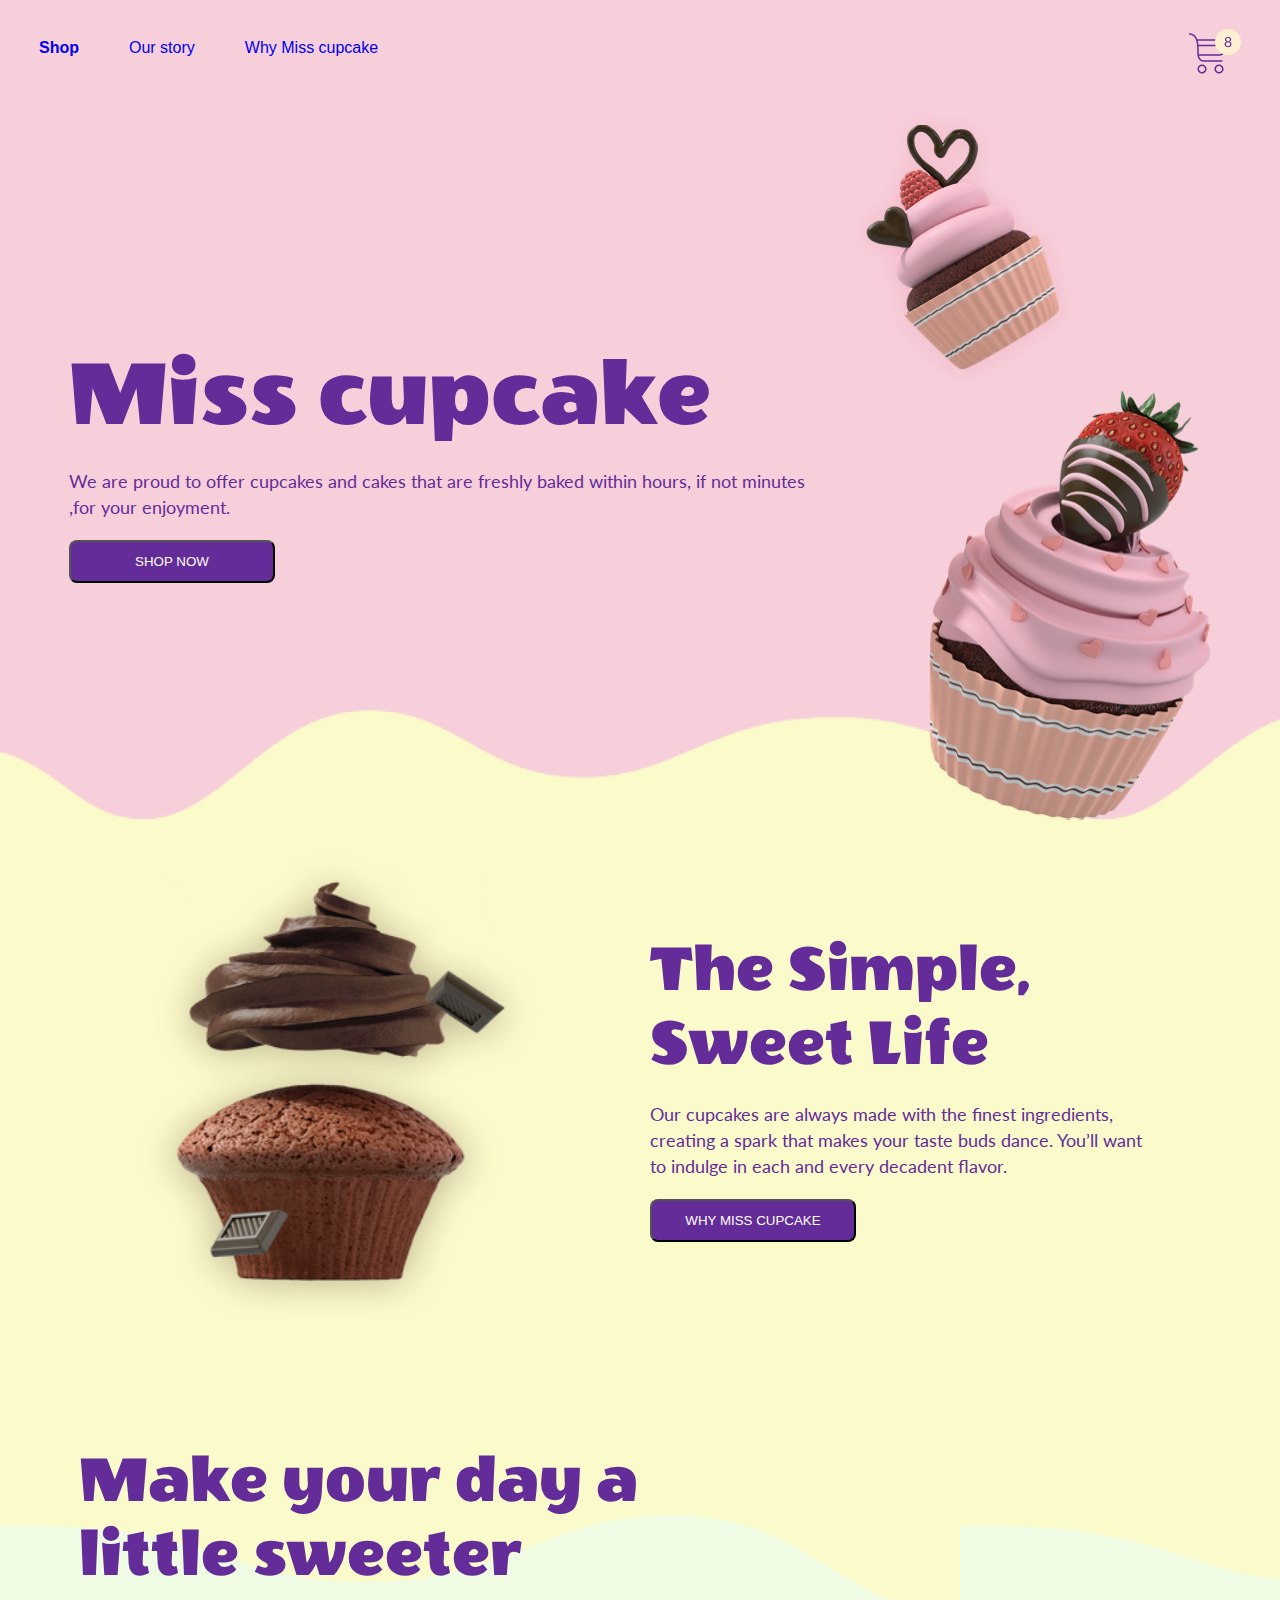
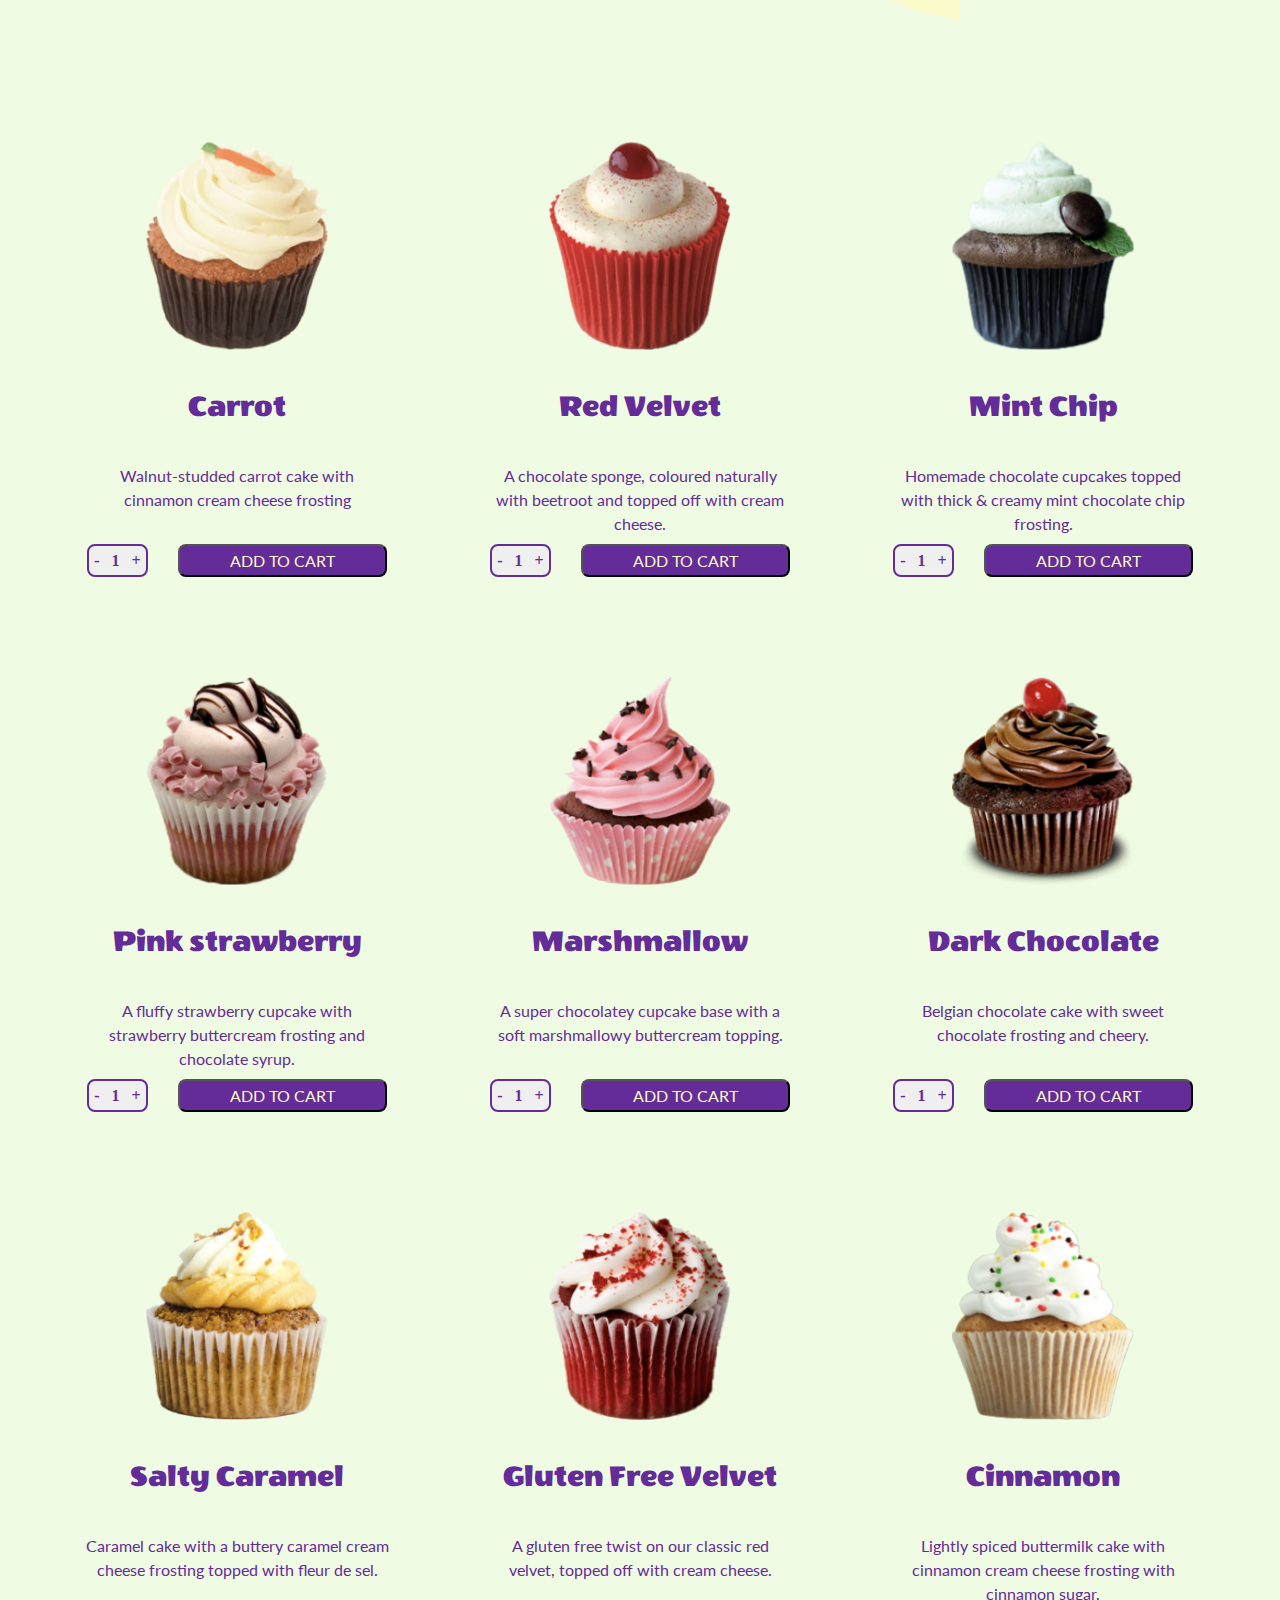
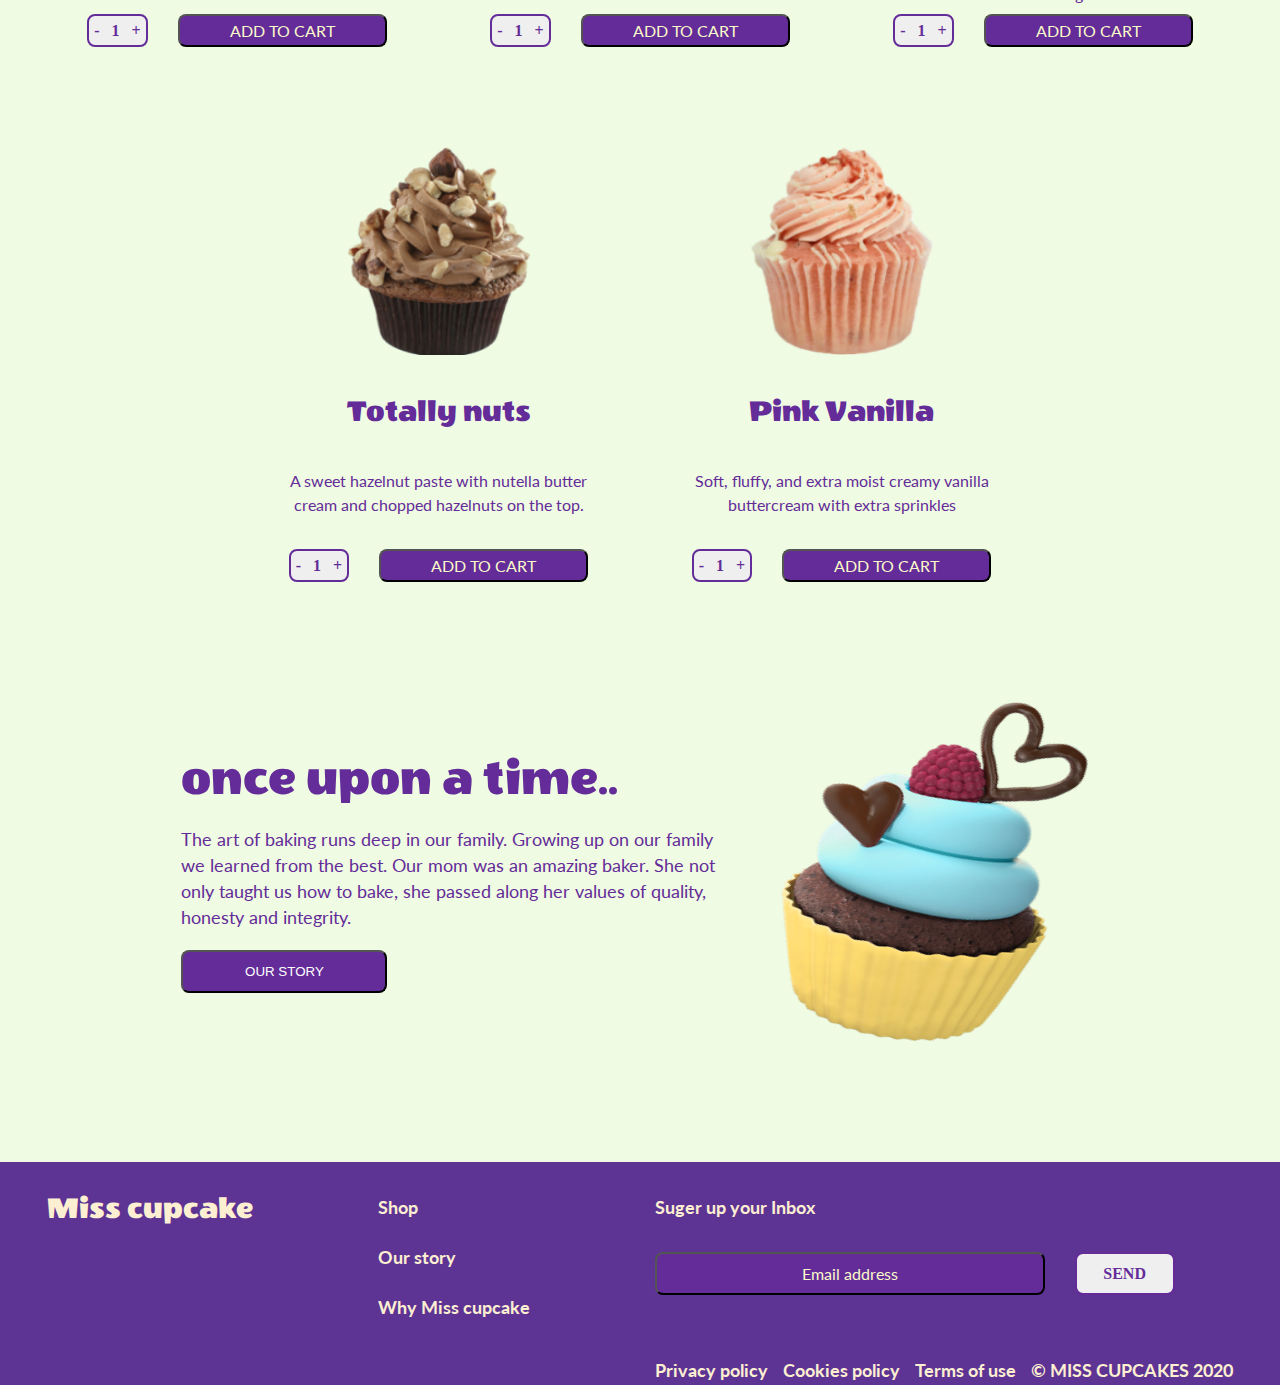
<file: index.html>
<!DOCTYPE html>
<html lang="en">
<head>
    <meta charset="UTF-8">
    <meta name="viewport" content="width=device-width, initial-scale=1.0">
    <link rel="stylesheet" href="style.css">
    <title>Document</title>
</head>
<body>
    <section>
        <header>
            <div class="head_1">
                <a href="index.html" class="main">Shop</a>
                <a href="page2.html" class="sub">Our story</a>
                <a href="page3.html" class="sub">Why Miss cupcake</a>
            </div>
            <div class="head_2" >
                <img src="assets/Group 66.png" alt="">
            </div>
            <div class="head_3">
                <img src="assets/Shopping Cart.png" alt="">
            </div>
        </header>
        <div class="view1">
            <div class="miss_head">
                <h1 class="Miss">Miss cupcake</h1>
                <p class="Misstext">We are proud to offer cupcakes and cakes that are freshly baked within hours, if not minutes ,for your enjoyment. </p>
                <button class="Missbutton">SHOP NOW</button>
            </div>
            <div class="missimage">
                
            </div>

        </div>
        <div class="view2">
            <div class="simple_head">
                <h1 class="Simple">The Simple, Sweet Life</h1>
                <p class="Simpletext">Our cupcakes are always made with the finest ingredients, creating a spark that makes your taste buds dance. You’ll want to indulge in each and every decadent flavor. </p>
                <button class="Simplebutton">WHY MISS CUPCAKE  </button>
            </div>
            <div >
                <img class="simpleimage" src="assets/image 57.png" alt="">
            </div>

        </div>
        <div class="view3">
            <div class="view3_head">
                <h1 class="Simple">Make your day a little sweeter</h1>
                
            </div>
            <div class="cardview">
                <div class="card">
                    <img class="cardimage" src="assets/cupcake 1.png" alt="">
                    <p class="card_name">Carrot</p>
                    <p class="card_descr">Walnut-studded carrot cake with cinnamon cream cheese frosting</p>
                    <div class="buttoncontainer">
                        <button class="card-button1">-&nbsp;&nbsp;&nbsp;1 &nbsp;  +</button>
                        <button class="card-button2">ADD TO CART</button>
                    </div>
                </div>
                <div class="card">
                    <img class="cardimage" src="assets/cupcake 2.png" alt="">
                    <p class="card_name">Red Velvet</p>
                    <p class="card_descr">A chocolate sponge, coloured naturally with beetroot and topped off with cream cheese.</p>
                    <div class="buttoncontainer">
                        <button class="card-button1">-&nbsp;&nbsp;&nbsp;1 &nbsp;  +</button>
                        <button class="card-button2">ADD TO CART</button>
                    </div>
                </div>
                <div class="card">
                    <img class="cardimage" src="assets/cupcake 3.png" alt="">
                    <p class="card_name">Mint Chip</p>
                    <p class="card_descr">Homemade chocolate cupcakes topped with thick & creamy mint chocolate chip frosting.</p>
                    <div class="buttoncontainer">
                        <button class="card-button1">-&nbsp;&nbsp;&nbsp;1 &nbsp;  +</button>
                        <button class="card-button2">ADD TO CART</button>
                    </div>
                </div>
                <div class="card">
                    <img class="cardimage" src="assets/image 3.png" alt="">
                    <p class="card_name">Pink strawberry</p>
                    <p class="card_descr">A fluffy strawberry cupcake with strawberry buttercream frosting and chocolate syrup. </p>
                    <div class="buttoncontainer">
                        <button class="card-button1">-&nbsp;&nbsp;&nbsp;1 &nbsp;  +</button>
                        <button class="card-button2">ADD TO CART</button>
                    </div>
                </div>
                <div class="card">
                    <img class="cardimage" src="assets/image 4.png" alt="">
                    <p class="card_name">Marshmallow</p>
                    <p class="card_descr">A super chocolatey cupcake base with a soft marshmallowy buttercream topping.</p>
                    <div class="buttoncontainer">
                        <button class="card-button1">-&nbsp;&nbsp;&nbsp;1 &nbsp;  +</button>
                        <button class="card-button2">ADD TO CART</button>
                    </div>
                </div>
                <div class="card">
                    <img class="cardimage" src="assets/image 5.png" alt="">
                    <p class="card_name">Dark Chocolate</p>
                    <p class="card_descr">Belgian chocolate cake with sweet chocolate frosting and cheery. </p>
                    <div class="buttoncontainer">
                        <button class="card-button1">-&nbsp;&nbsp;&nbsp;1 &nbsp;  +</button>
                        <button class="card-button2">ADD TO CART</button>
                    </div>
                </div>
                <div class="card">
                    <img class="cardimage" src="assets/image 6.png" alt="">
                    <p class="card_name">Salty Caramel</p>
                    <p class="card_descr">Caramel cake with a buttery caramel cream cheese frosting topped with fleur de sel.</p>
                    <div class="buttoncontainer">
                        <button class="card-button1">-&nbsp;&nbsp;&nbsp;1 &nbsp;  +</button>
                        <button class="card-button2">ADD TO CART</button>
                    </div>
                </div>
                <div class="card">
                    <img class="cardimage" src="assets/image 7.png" alt="">
                    <p class="card_name">Gluten Free Velvet</p>
                    <p class="card_descr">A gluten free twist on our classic red velvet, topped off with cream cheese. </p>
                    <div class="buttoncontainer">
                        <button class="card-button1">-&nbsp;&nbsp;&nbsp;1 &nbsp;  +</button>
                        <button class="card-button2">ADD TO CART</button>
                    </div>
                </div>
                <div class="card">
                    <img class="cardimage" src="assets/image 8.png" alt="">
                    <p class="card_name">Cinnamon</p>
                    <p class="card_descr">Lightly spiced buttermilk cake with cinnamon cream cheese frosting with cinnamon sugar.</p>
                    <div class="buttoncontainer">
                        <button class="card-button1">-&nbsp;&nbsp;&nbsp;1 &nbsp;  +</button>
                        <button class="card-button2">ADD TO CART</button>
                    </div>
                </div>
                <div class="card">
                    <img class="cardimage" src="assets/image 9.png" alt="">
                    <p class="card_name">Totally nuts</p>
                    <p class="card_descr">A sweet hazelnut paste with nutella butter cream and chopped hazelnuts on the top. </p>
                    <div class="buttoncontainer">
                        <button class="card-button1">-&nbsp;&nbsp;&nbsp;1 &nbsp;  +</button>
                        <button class="card-button2">ADD TO CART</button>
                    </div>
                </div>
                <div class="card">
                    <img class="cardimage" src="assets/image 10.png" alt="">
                    <p class="card_name">Pink Vanilla</p>
                    <p class="card_descr">Soft, fluffy, and extra moist creamy vanilla buttercream with extra sprinkles </p>
                    <div class="buttoncontainer">
                        <button class="card-button1">-&nbsp;&nbsp;&nbsp;1 &nbsp;  +</button>
                        <button class="card-button2">ADD TO CART</button>
                    </div>
                </div>
               
            </div>

        </div>
        <div class="view4">
            <div class="simple_head2">
                <h1 class="Simple2">once upon a time.. </h1>
                <p class="Simpletext">The art of baking runs deep in our family. Growing up on our family we learned from the best. Our mom was an amazing baker. She not only taught us how to bake, she passed along her values of quality, honesty and integrity.</p>
                <button class="Simplebutton">OUR STORY</button>
            </div>
            <div >
                <img class="view4image" src="assets/image 58.png" alt="">
            

            </div>

        </div>
        
        
    </section>
    <footer>
        <p class="f_text1"> Miss cupcake </p>
        <div class="hide">
            <div class="end_sub2">
                <p class="f_text2"> Shop</p>
                <p class="f_text2"> Our story</p>
                <p class="f_text2"> Why Miss cupcake</p>

            </div>
        </div>
        <div class="footerp">
            <p class="f_text2"> Suger up your Inbox</p>
            <div class="buttoncontainer2">
                
                <button class="card-button22">Email address</button>
                <button class="card-button11">SEND</button>
                
                
            </div>
            
            <div class="footer_end">
                <div class="end_sub1">
                    <p class="f_text2"> Shop</p>
                    <p class="f_text2"> Our story</p>
                    <p class="f_text2"> Why Miss cupcake</p>

                </div>
                <div class="end_sub">
                    <p class="f_text2"> Privacy policy</p>
                    <p class="f_text2"> Cookies policy</p>
                    <p class="f_text2"> Terms of use</p>

                </div>
                <div class="end_sub">
                    <p class="f_text2">© MISS CUPCAKES 2020</p>

                </div>
            </div>
            <div class="hide">
                <p class="f_text2"> Privacy policy</p>
                <p class="f_text2"> Cookies policy</p>
                <p class="f_text2"> Terms of use</p>

            
                <p class="f_text2">© MISS CUPCAKES 2020</p>

            </div>
            
            
        </div>
    </footer>
    
</body>
</html>
</file>
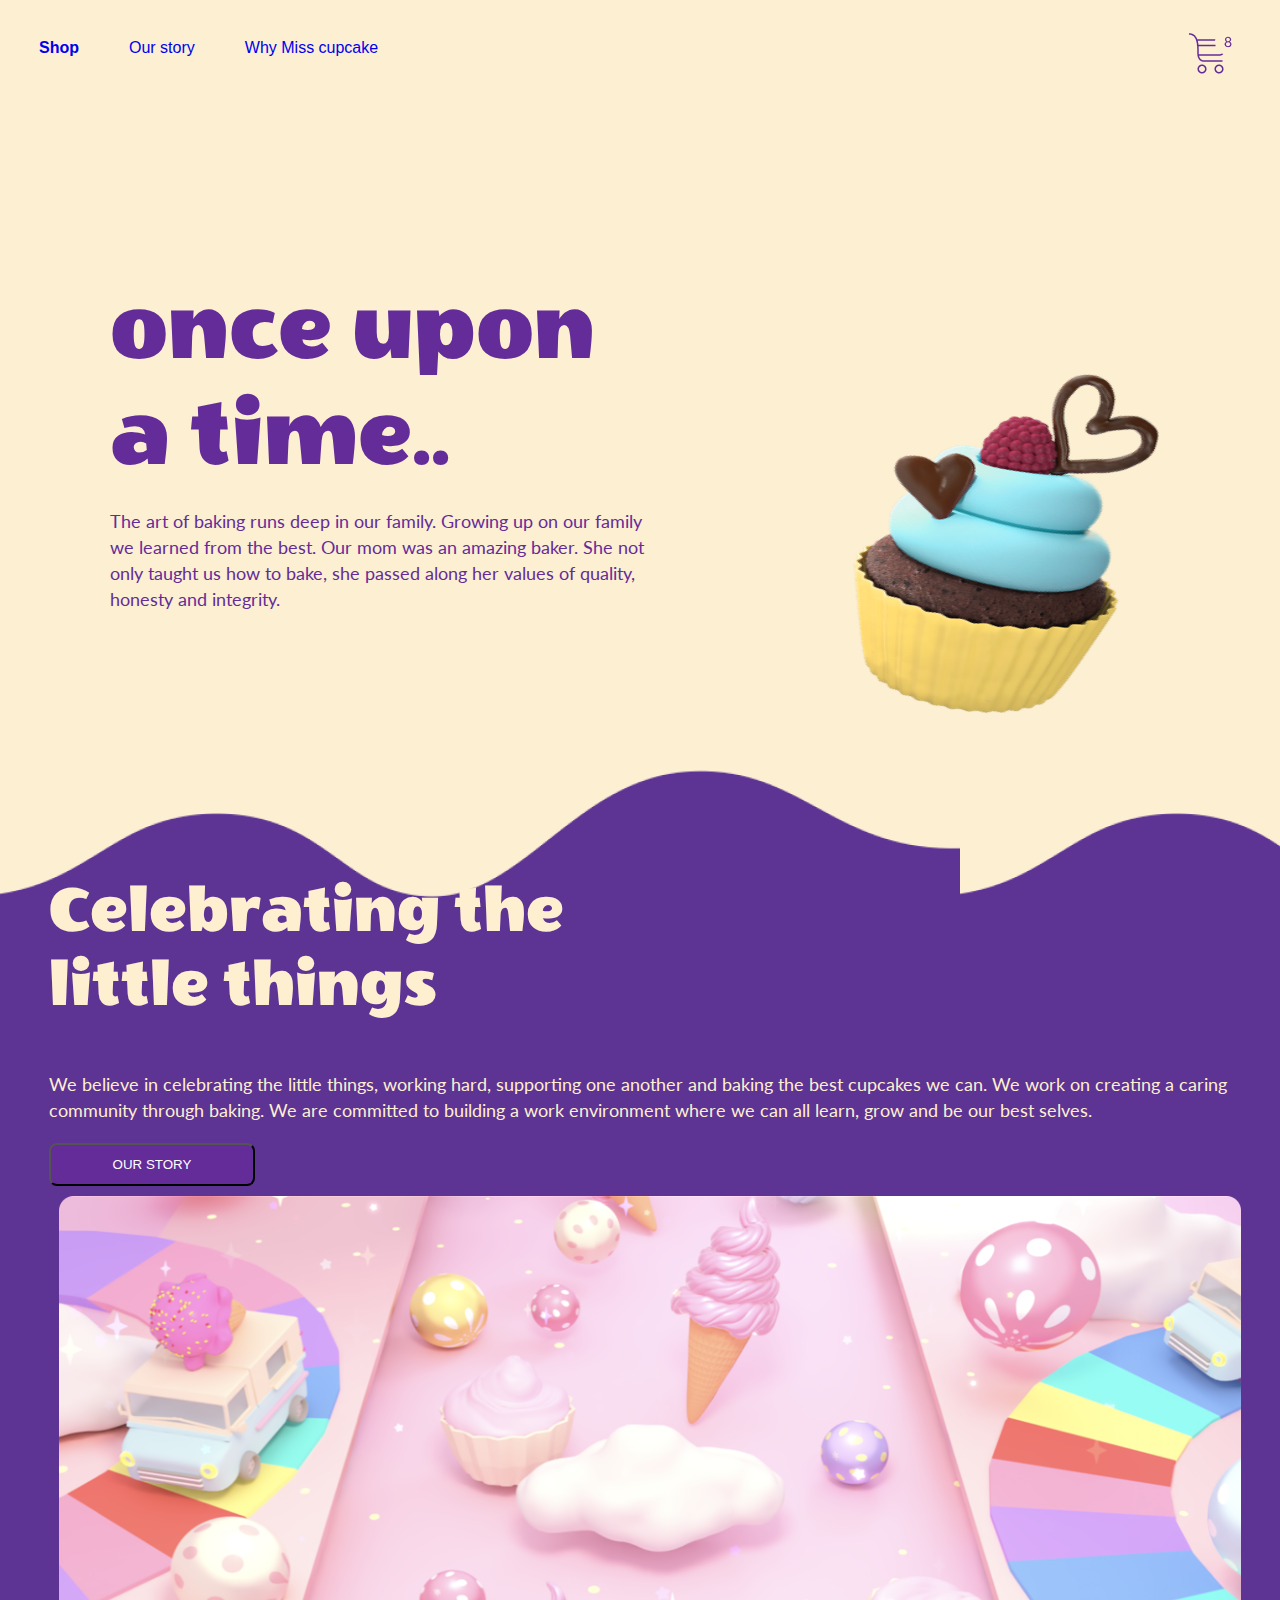
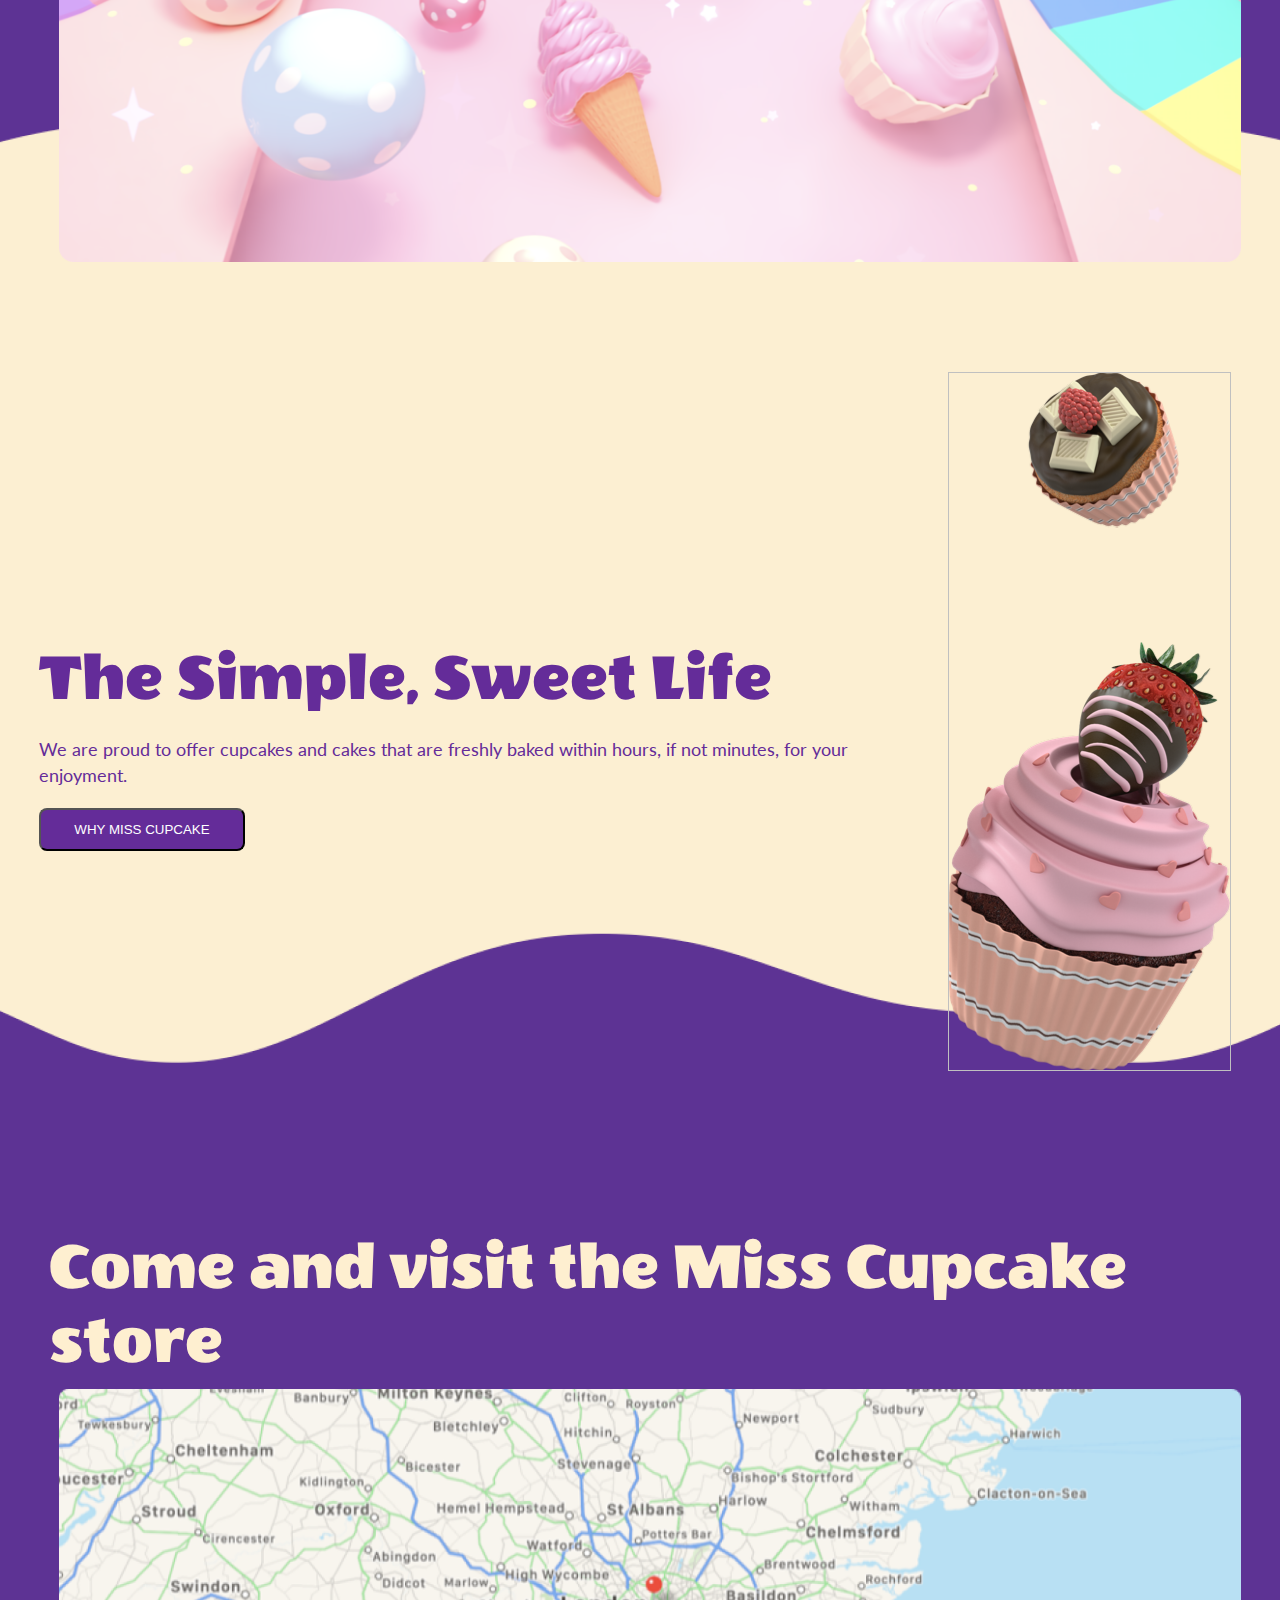
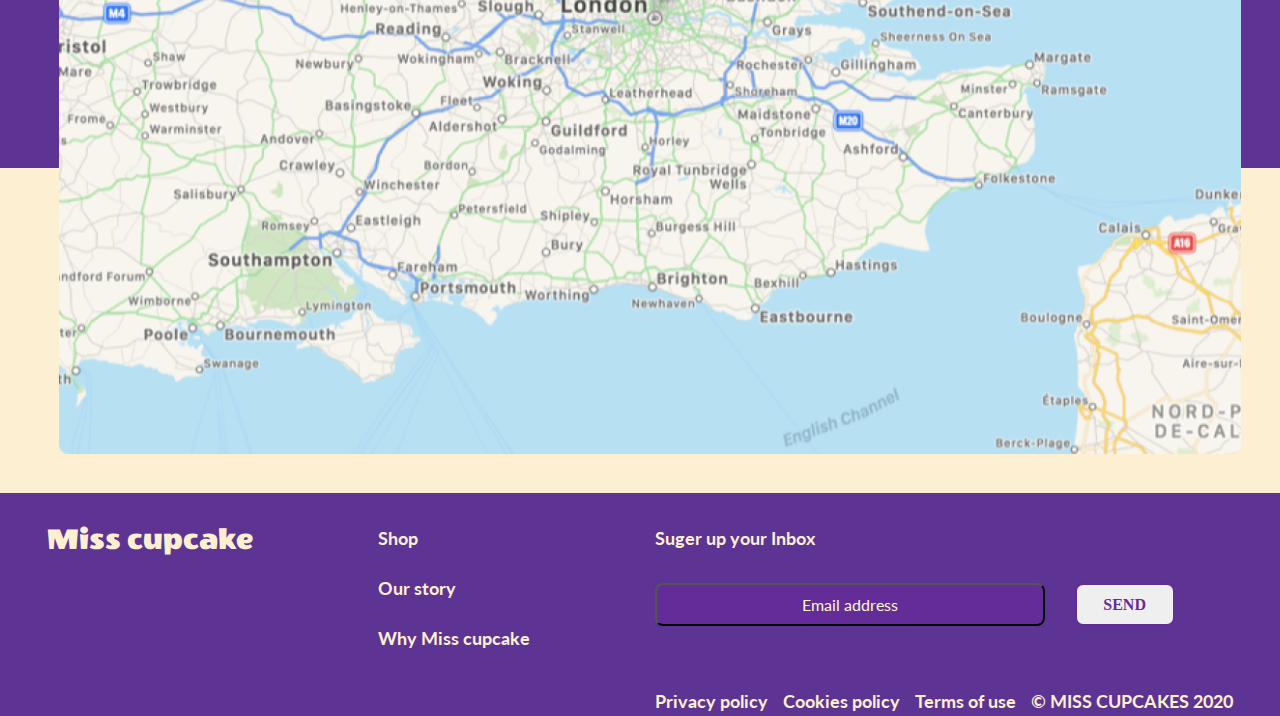
<file: page2.html>
<!DOCTYPE html>
<html lang="en">
<head>
    <meta charset="UTF-8">
    <meta name="viewport" content="width=device-width, initial-scale=1.0">
    <title>Document</title>
    <link rel="stylesheet" href="page2.css">
</head>
<body>
    <section>
        <header>
            <div class="head_1">
                <a href="index.html" class="main">Shop</a>
                <a href="page2.html" class="sub">Our story</a>
                <a href="page3.html" class="sub">Why Miss cupcake</a>
            </div>
            <div class="head_2" >
                <img src="assets/Group 66.png" alt="">
            </div>
            <div class="head_3">
                <img src="assets/Shopping Cart.png" alt="">
            </div>
        </header>
        <div class="view4">
            <div class="simple_head2">
                <h1 class="Miss">once upon a time.. </h1>
                <p class="Simpletext">The art of baking runs deep in our family. Growing up on our family we learned from the best. Our mom was an amazing baker. She not only taught us how to bake, she passed along her values of quality, honesty and integrity.</p>
                
            </div>
            <div >
                <img class="view4image" src="assets/image 58.png" alt="">
            

            </div>

        </div>
        <div class="view5">
            <div class="simple_head3">
                <h1 class="Simple" style="color: #FEEFD0;">Celebrating the little things</h1>
                <p class="Simpletext" style="color: #FEEFD0;">We believe in celebrating the little things, working hard, supporting one another and baking the best cupcakes we can. We work on creating a caring community through baking. 

                    We are committed to building a work environment where we can all learn,
                    grow and be our best selves.</p>
                <button class="Simplebutton">OUR STORY</button>
            </div>
            <div >
                <img class="view4image3" src="assets/video (1).png" alt="">
            

            </div>

        </div>
        <div class="view4">
            <div class="simple_head3">
                <h1 class="Simple4" >The Simple, Sweet Life</h1>
                <p class="Simpletext" >We are proud to offer cupcakes and cakes that are freshly baked within hours, if not minutes, for your enjoyment.</p>
                <button class="Simplebutton">WHY MISS CUPCAKE</button>
            </div>
            <div >
                <img class="view4image4"  alt="">
            

            </div>

        </div>
        <div class="view5">
            <div class="simple_head3">
                <h1 class="Simple4" style="color: #FEEFD0;">Come and visit the Miss Cupcake store</h1>
                
            </div>
            <div >
                <img class="view4image3" src="assets/map.png" alt="">
            

            </div>

        </div>
        
    </section>
    <footer>
        <p class="f_text1"> Miss cupcake </p>
        <div class="hide">
            <div class="end_sub2">
                <p class="f_text2"> Shop</p>
                <p class="f_text2"> Our story</p>
                <p class="f_text2"> Why Miss cupcake</p>

            </div>
        </div>
        <div class="footerp">
            <p class="f_text2"> Suger up your Inbox</p>
            <div class="buttoncontainer2">
                
                <button class="card-button22">Email address</button>
                <button class="card-button11">SEND</button>
                
                
            </div>
            
            <div class="footer_end">
                <div class="end_sub1">
                    <p class="f_text2"> Shop</p>
                    <p class="f_text2"> Our story</p>
                    <p class="f_text2"> Why Miss cupcake</p>

                </div>
                <div class="end_sub">
                    <p class="f_text2"> Privacy policy</p>
                    <p class="f_text2"> Cookies policy</p>
                    <p class="f_text2"> Terms of use</p>

                </div>
                <div class="end_sub">
                    <p class="f_text2">© MISS CUPCAKES 2020</p>

                </div>
            </div>
            <div class="hide">
                <p class="f_text2"> Privacy policy</p>
                <p class="f_text2"> Cookies policy</p>
                <p class="f_text2"> Terms of use</p>

            
                <p class="f_text2">© MISS CUPCAKES 2020</p>

            </div>
            
            
        </div>
    </footer>
    
</body>
</html>
</file>
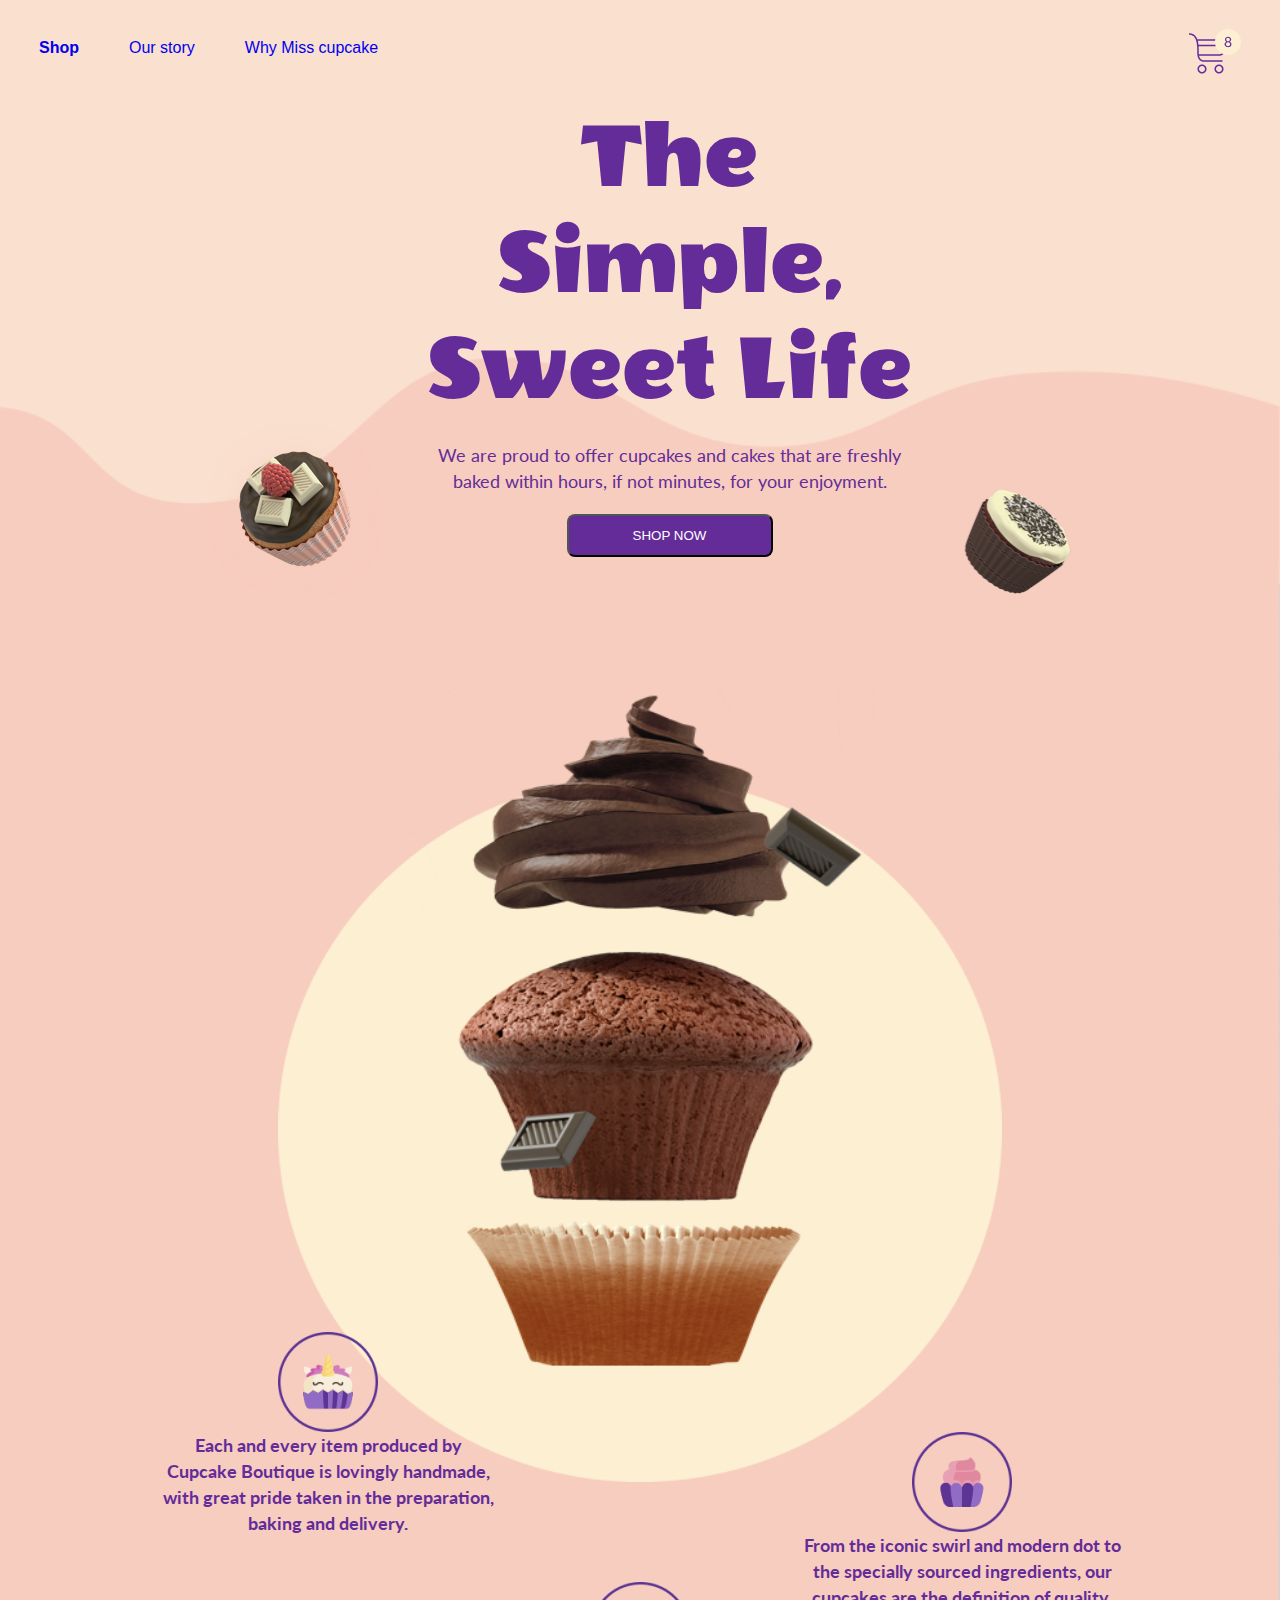
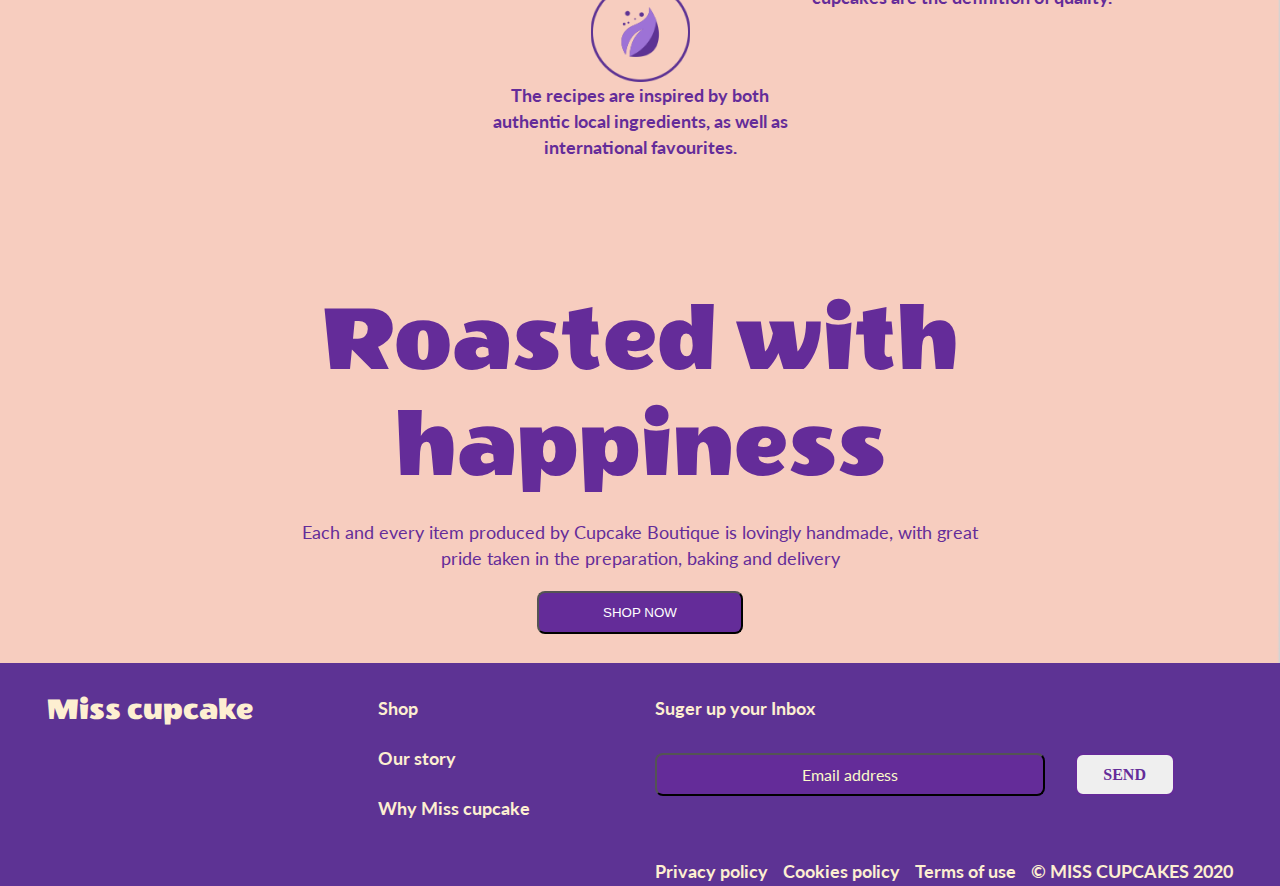
<file: page3.html>
<!DOCTYPE html>
<html lang="en">
<head>
    <meta charset="UTF-8">
    <meta name="viewport" content="width=device-width, initial-scale=1.0">
    <title>Document</title>
    <link rel="stylesheet" href="page3.css">
</head>
<body>
    <section>
        <header>
            <div class="head_1">
                <a href="index.html" class="main">Shop</a>
                <a href="page2.html" class="sub">Our story</a>
                <a href="page3.html" class="sub">Why Miss cupcake</a>
            </div>
            <div class="head_2" >
                <img src="assets/Group 66.png" alt="">
            </div>
            <div class="head_3">
                <img src="assets/Shopping Cart.png" alt="">
            </div>
        </header>
        <div class="body">
            <div class="view1">
                <div class="big">
                    <img src="assets/image 68 (1).png" alt="">
                </div>
                <div class="miss_head">
                    <h1 class="Miss">The Simple, Sweet Life</h1>
                    <p class="Misstext">We are proud to offer cupcakes and cakes that are freshly baked within hours, if not minutes, for your enjoyment.</p>
                    <button class="Missbutton">SHOP NOW</button>
                </div>
                <div class="big">
                    <img src="assets/image 69 (1).png" alt="">
                </div>
                <div class="small">
                    <img src="assets/image 78.png" alt="">
                </div>
    
            </div>
            <div >
                <img class="motacake" src="assets/image 70.png" alt="">
            </div>
            <div class="three">
                <div class="three1">
                    <img src="assets/image 27.png" alt="">
                    <p class="three_text">Each and every item produced by Cupcake Boutique is lovingly handmade, with great pride taken in the preparation, baking and delivery. </p>
                </div>
                <div class="three2">
                    <img src="assets/image 26.png" alt="">
                    <p class="three_text">The recipes are inspired by both authentic local ingredients, as well as international favourites.</p>
                </div>
                <div class="three3">
                    <img src="assets/image 25.png" alt="">
                    <p class="three_text">From the iconic swirl and modern dot to the specially sourced ingredients, our cupcakes are the definition of quality. </p>
                </div>
            </div>
            <div class="view1_1">
                
                <div class="miss_head_4">
                    <div class="parent">
                        <!-- <div class="one"><img src="assets/image 81.png" alt=""></div> -->
                        <h1 class="Miss">Roasted with happiness</h1>
                        <!-- <div class="two"><img src="assets/image 80.png" alt=""></div> -->
                    </div>
                    
                    <p class="Misstext">Each and every item produced by Cupcake Boutique is lovingly handmade, with great pride taken in the preparation, baking and delivery</p>
                    <button class="Missbutton">SHOP NOW</button>
                </div>
                
    
            </div>

        </div>
    </section>  
    <footer>
        <p class="f_text1"> Miss cupcake </p>
        <div class="hide">
            <div class="end_sub2">
                <p class="f_text2"> Shop</p>
                <p class="f_text2"> Our story</p>
                <p class="f_text2"> Why Miss cupcake</p>

            </div>
        </div>
        <div class="footerp">
            <p class="f_text2"> Suger up your Inbox</p>
            <div class="buttoncontainer2">
                
                <button class="card-button22">Email address</button>
                <button class="card-button11">SEND</button>
                
                
            </div>
            
            <div class="footer_end">
                <div class="end_sub1">
                    <p class="f_text2"> Shop</p>
                    <p class="f_text2"> Our story</p>
                    <p class="f_text2"> Why Miss cupcake</p>

                </div>
                <div class="end_sub">
                    <p class="f_text2"> Privacy policy</p>
                    <p class="f_text2"> Cookies policy</p>
                    <p class="f_text2"> Terms of use</p>

                </div>
                <div class="end_sub">
                    <p class="f_text2">© MISS CUPCAKES 2020</p>

                </div>
            </div>
            <div class="hide">
                <p class="f_text2"> Privacy policy</p>
                <p class="f_text2"> Cookies policy</p>
                <p class="f_text2"> Terms of use</p>

            
                <p class="f_text2">© MISS CUPCAKES 2020</p>

            </div>
            
            
        </div>
    </footer>
    
</body>
</html>
</file>
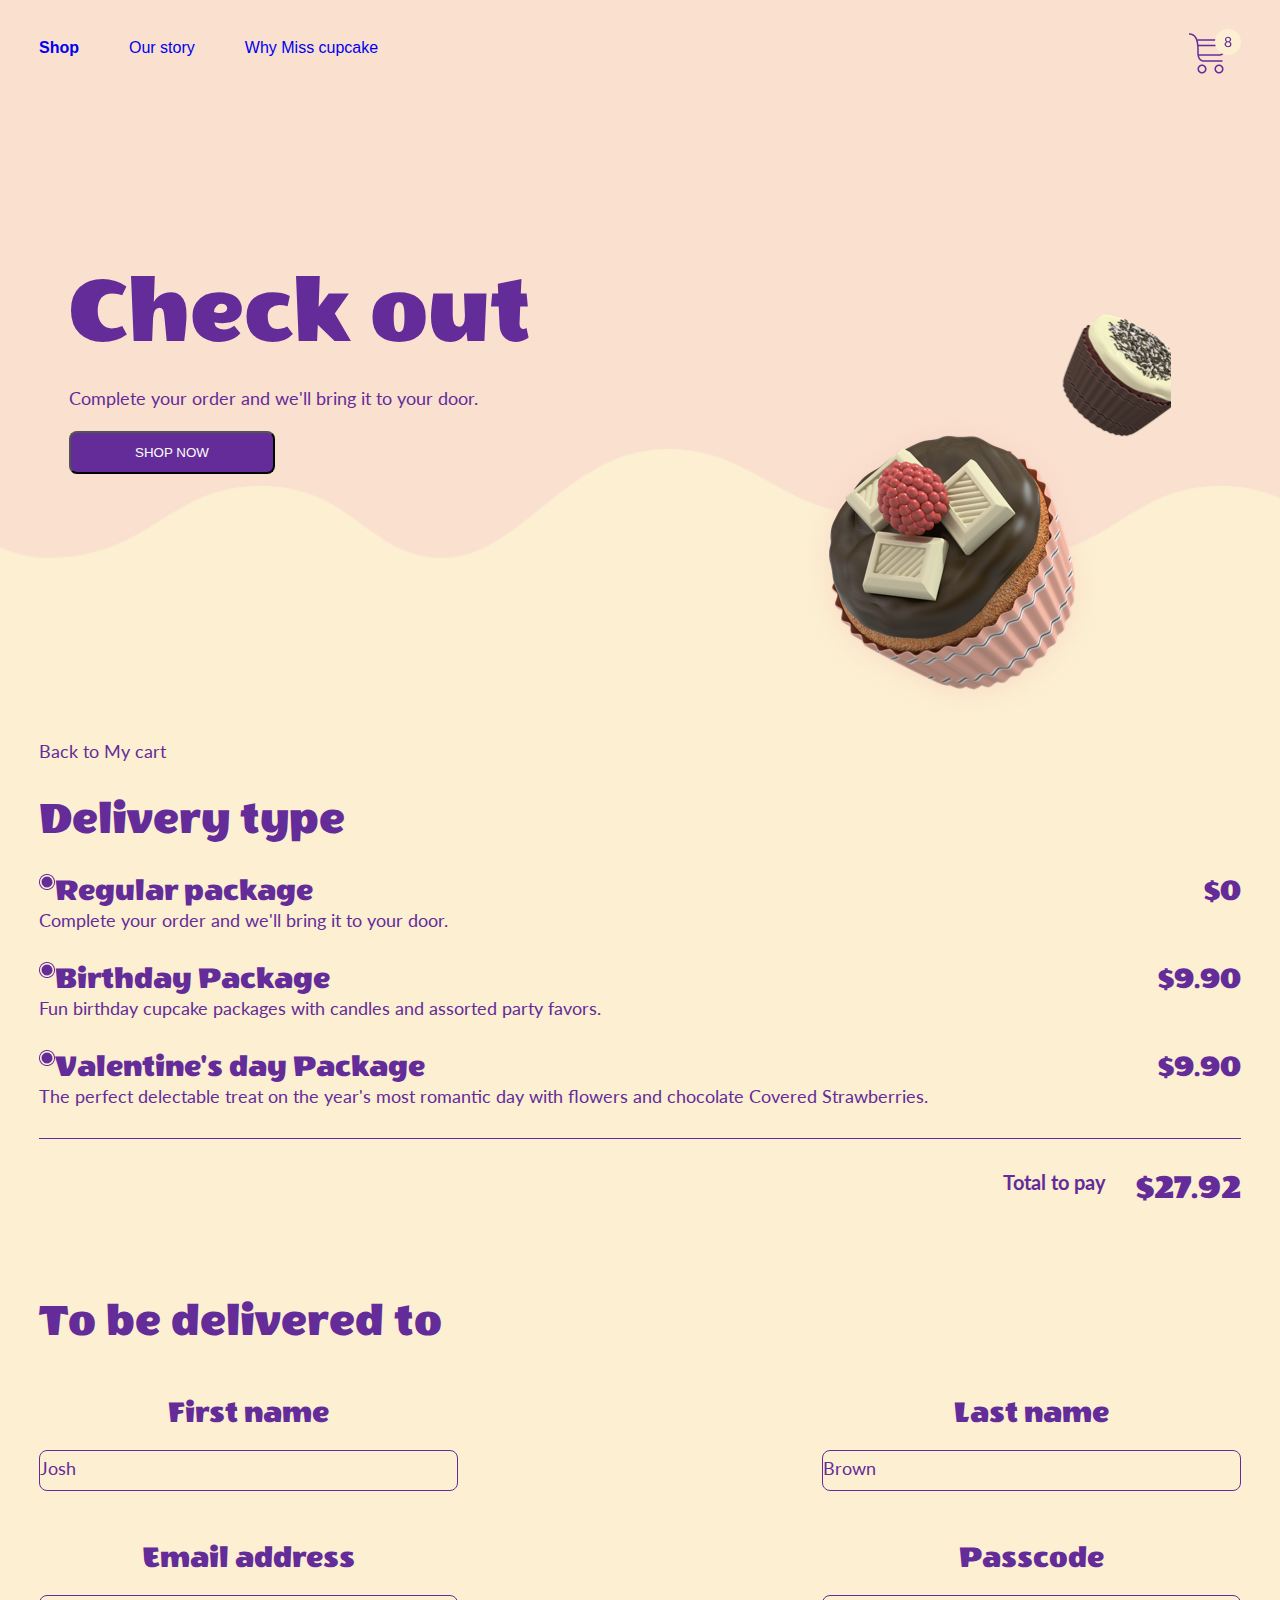
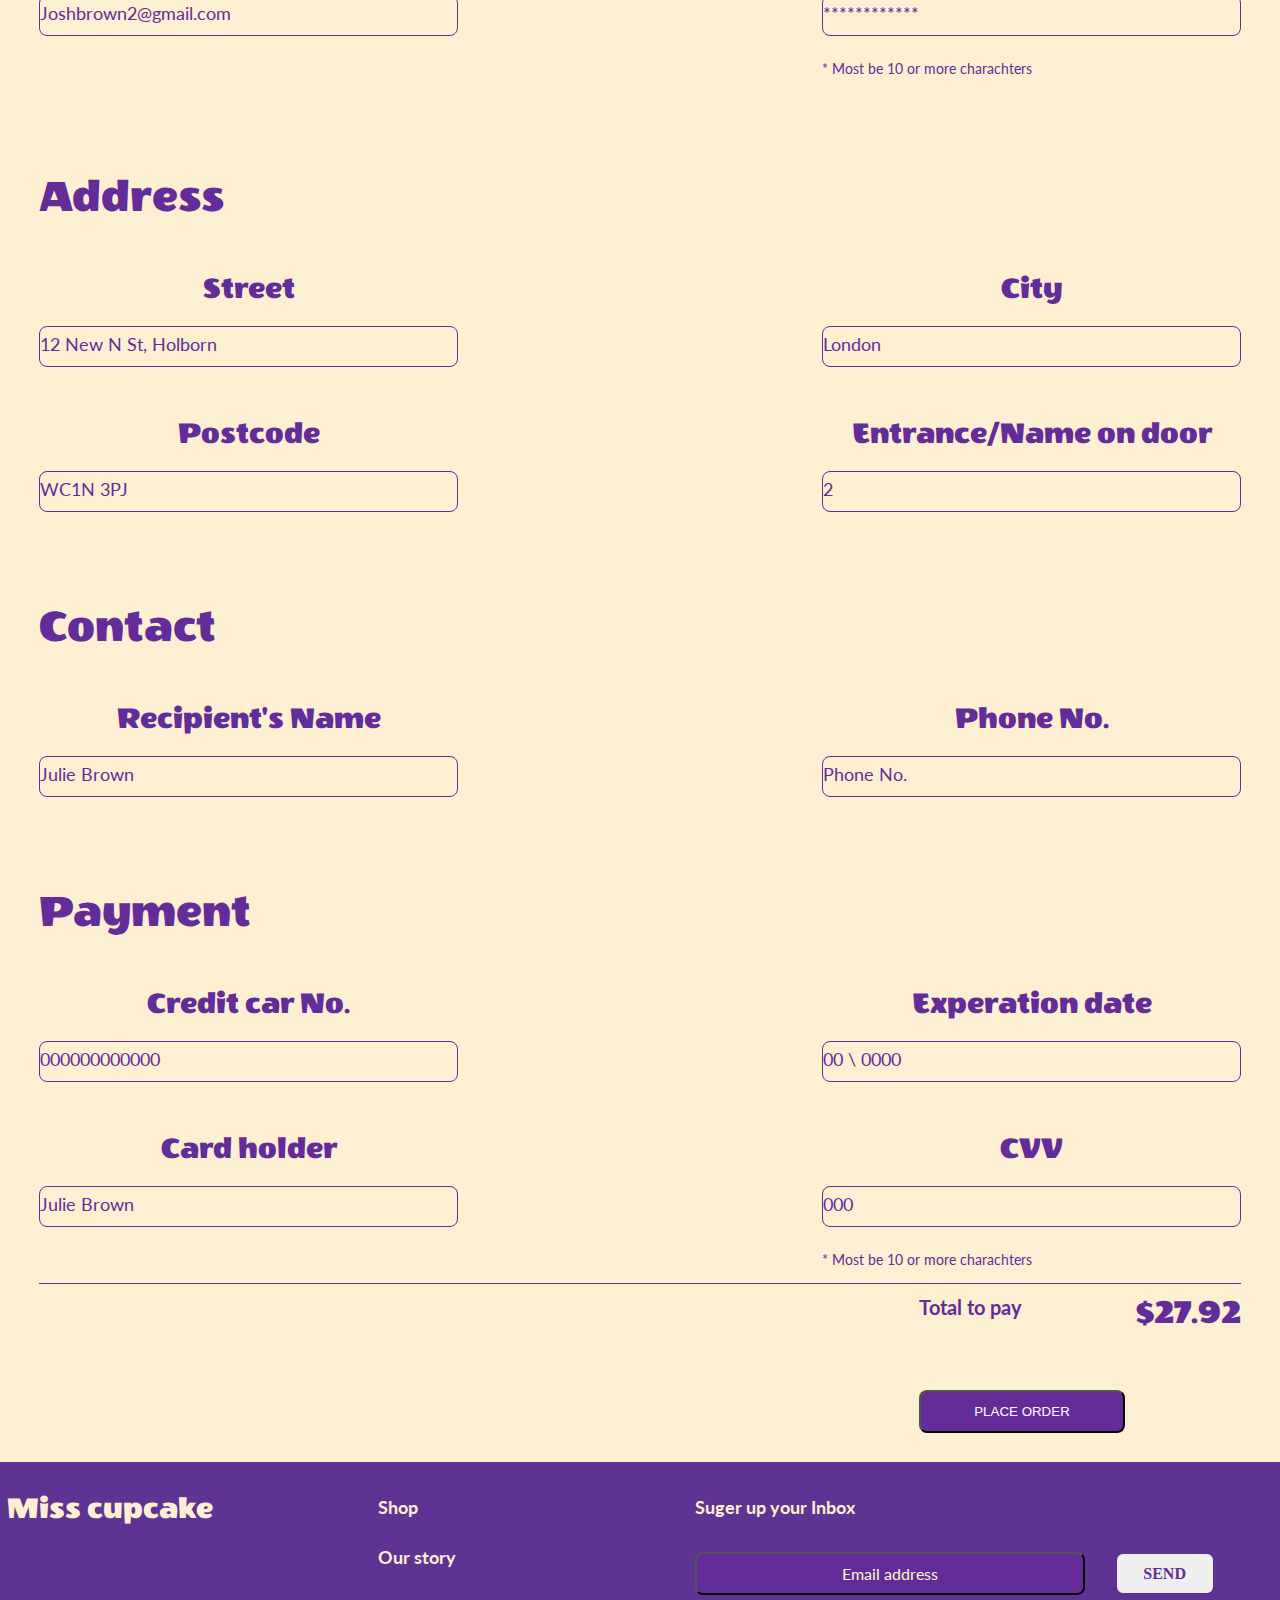
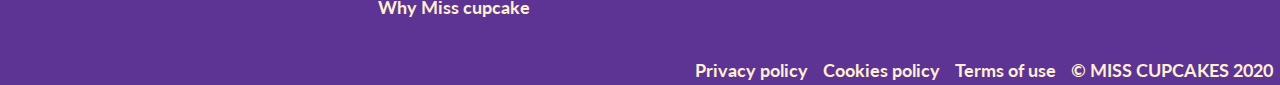
<file: page4.html>
<!DOCTYPE html>
<html lang="en">
<head>
    <meta charset="UTF-8">
    <meta name="viewport" content="width=device-width, initial-scale=1.0">
    <title>Document</title>
    <link rel="stylesheet" href="page4.css">
</head>
<body>

    <section>
        <header>
            <div class="head_1">
                <a href="index.html" class="main">Shop</a>
                <a href="page2.html" class="sub">Our story</a>
                <a href="page3.html" class="sub">Why Miss cupcake</a>
            </div>
            <div class="head_2" >
                <img src="assets/Group 66.png" alt="">
            </div>
            <div class="head_3">
                <img src="assets/Shopping Cart.png" alt="">
            </div>
        </header>
        <div class="view1">
            <div class="miss_head">
                <h1 class="Miss">Check out</h1>
                <p class="Misstext">Complete your order and we'll bring it to your door. </p>
                <button class="Missbutton">SHOP NOW</button>
            </div>
            <div class="missimage">
                
            </div>

        </div>
        <div class="first">
            <p class="first1">Back to My cart</p>
            <p class="first2">Delivery type</p>
            <div class="first3">
                <div>
                    <div class="first3_1">
                        <div><img src="assets/Group 55.png" alt=""></div>
                        <div>
                            <p class="first3_1_1">Regular package</p>
                        </div>
                    </div>
                    <div>
                        <p class="first3_2">
                            Complete your order and we'll bring it to your door. 
                        </p>
                    </div>

                </div>
                <div>
                    <p class="first3_1_1">$0</p>
                </div>
            </div>
            <div class="first3">
                <div>
                    <div class="first3_1">
                        <div><img src="assets/Group 55.png" alt=""></div>
                        <div>
                            <p class="first3_1_1">Birthday Package</p>
                        </div>
                    </div>
                    <div>
                        <p class="first3_2">
                            Fun birthday cupcake packages with candles and assorted party favors. 
                        </p>
                    </div>

                </div>
                <div>
                    <p class="first3_1_1">$9.90</p>
                </div>
            </div>
            <div class="first3">
                <div>
                    <div class="first3_1">
                        <div><img src="assets/Group 55.png" alt=""></div>
                        <div>
                            <p class="first3_1_1">Valentine's day Package</p>
                        </div>
                    </div>
                    <div>
                        <p class="first3_2">
                            The perfect delectable treat on the year's most romantic day with flowers and chocolate Covered Strawberries. 
                        </p>
                    </div>

                </div>
                <div>
                    <p class="first3_1_1">$9.90</p>
                </div>
            </div>
            <div class="line"></div>
            <div class="total">
                <div >
                    <p class="total_p">Total to pay</p>
                </div>
                <div >
                    <p class="total_sum">$27.92</p>
                </div>

            </div>

        </div>
        <div class="second">
            <p class="first2">To be delivered to</p>
            <div class="col">
                <div class="gap"><p class="first3_1_1">First name</p>
                    <input type="text" placeholder="Josh"></div>
                <div class="gap"><p class="first3_1_1">Last name</p>
                    <input type="text" placeholder="Brown"></div>
                

            </div>
            <div class="col">
                <div class="gap"><p class="first3_1_1">Email address</p>
                    <input type="text" placeholder="Joshbrown2@gmail.com"></div>
                <div class="gap"><p class="first3_1_1">Passcode</p>
                    <input type="text" placeholder="************">
                    <p class="pix">* Most be 10 or more charachters</p>
                </div>
                

            </div>
        </div>
        <div class="second">
            <p class="first2">Address</p>
            <div class="col">
                <div class="gap"><p class="first3_1_1">Street</p>
                    <input type="text" placeholder="12 New N St, Holborn"></div>
                <div class="gap"><p class="first3_1_1">City</p>
                    <input type="text" placeholder="London"></div>
                

            </div>
            <div class="col">
                <div class="gap"><p class="first3_1_1">Postcode</p>
                    <input type="text" placeholder="WC1N 3PJ"></div>
                <div class="gap"><p class="first3_1_1">Entrance/Name on door</p>
                    <input type="text" placeholder="2">
              
                </div>
                

            </div>
        </div>
        <div class="second">
            <p class="first2">Contact</p>
            <div class="col">
                <div class="gap"><p class="first3_1_1">Recipient's Name</p>
                    <input type="text" placeholder="Julie Brown"></div>
                <div class="gap"><p class="first3_1_1">Phone No.</p>
                    <input type="text" placeholder="Phone No."></div>
                

            </div>
            
        </div>
        <div class="second">
            <p class="first2">Payment</p>
            <div class="col">
                <div class="gap"><p class="first3_1_1">Credit car No.</p>
                    <input type="text" placeholder="000000000000"></div>
                <div class="gap"><p class="first3_1_1">Experation date</p>
                    <input type="text" placeholder="00 \ 0000"></div>
                

            </div>
            <div class="col">
                <div class="gap"><p class="first3_1_1">Card holder</p>
                    <input type="text" placeholder="Julie Brown"></div>
                <div class="gap"><p class="first3_1_1">CVV</p>
                    <input type="text" placeholder="000">
                    <p class="pix">* Most be 10 or more charachters</p>
                </div>
                

            </div>
        </div>
        <div class="line"></div>
        <div class="total2">
            <div class="row">
                <p class="total_p">Total to pay</p>
                <p class="total_sum">$27.92</p>
            </div>
            
            <button class="Missbutton">PLACE ORDER</button>

        </div>


    </section>


    <footer>
        <p class="f_text1"> Miss cupcake </p>
        <div class="hide">
            <div class="end_sub2">
                <p class="f_text2"> Shop</p>
                <p class="f_text2"> Our story</p>
                <p class="f_text2"> Why Miss cupcake</p>

            </div>
        </div>
        <div class="footerp">
            <p class="f_text2"> Suger up your Inbox</p>
            <div class="buttoncontainer2">
                
                <button class="card-button22">Email address</button>
                <button class="card-button11">SEND</button>
                
                
            </div>
            
            <div class="footer_end">
                <div class="end_sub1">
                    <p class="f_text2"> Shop</p>
                    <p class="f_text2"> Our story</p>
                    <p class="f_text2"> Why Miss cupcake</p>

                </div>
                <div class="end_sub">
                    <p class="f_text2"> Privacy policy</p>
                    <p class="f_text2"> Cookies policy</p>
                    <p class="f_text2"> Terms of use</p>

                </div>
                <div class="end_sub">
                    <p class="f_text2">© MISS CUPCAKES 2020</p>

                </div>
            </div>
            <div class="hide">
                <p class="f_text2"> Privacy policy</p>
                <p class="f_text2"> Cookies policy</p>
                <p class="f_text2"> Terms of use</p>

            
                <p class="f_text2">© MISS CUPCAKES 2020</p>

            </div>
            
            
        </div>
    </footer>
    
</body>
</html>
</file>
<file: style.css>
@import url('https://fonts.googleapis.com/css2?family=Wendy+One&display=swap');
@import url('https://fonts.googleapis.com/css2?family=Lato&family=Wendy+One&display=swap');

*{
    margin: 0;
    padding: 0;
    
    transition: ease-in-out 1s;
    
}

a{
    text-decoration: none;
    font-family: 'Lucida Sans', 'Lucida Sans Regular', 'Lucida Grande', 'Lucida Sans Unicode', Geneva, Verdana, sans-serif;
    /* width: 63px; */
    height: 25px;
}
body{
    background: url(assets/bg.png), lightgray 50% / cover no-repeat;
    
    
}
section{
    
    margin: 21px 19px;
    
}
header{
    
    display: flex;
    flex-direction: row;
    justify-content: space-between;
    
}
footer{
    background-color: #5d3394;
}
.head_1{
    display: flex;
    flex-direction: row;
    gap: 50px;
    align-self: center;
    display: none;
}
.head_2{
    display: flex;
    align-items: center;
    justify-content: center;
}

.head_3{
    display: flex;
    flex-direction: row;
    gap: 30px;
    align-self: center;
}
.main{
    font-weight: 900
}
.view1{
    
     display: flex;
     flex-direction: column;
    justify-content: center;
    align-items: center; 
    /* flex-wrap: wrap; */
    margin: 30px;
    /* width: 319px; */
    gap: 40px;
    flex-shrink: 0;

}
.miss_head{
    display: flex;
    flex-direction: column;
    gap: 20px;
    color: #642C99;
    font-family: Wendy One;
    font-size: 60px;
    font-style: normal;
    font-weight: 400;
    line-height: normal;

}
.Miss{

color: #642C99;
font-family: Wendy One;
font-size: 60px;
font-style: normal;
font-weight: 400;
line-height: normal;
}
.Misstext{
    
    color: #642C99;
font-family: Lato;
font-size: 18px;
font-style: normal;
font-weight: 400;
line-height: 26px; /* 144.444% */
}
.Missbutton{
    border-radius: 8px;
background: #642C99;
color: white;

width: 206px;
height: 43px;
flex-shrink: 0;
}
.missimage{
    background-image: url('assets/image\ 56.png');
    width: 266px;
        height: 356px;
        flex-shrink: 0;
    flex-shrink: 0;
    align-self: flex-end;
    margin: 0px 10px;
}
.view2{
    
    display: flex;
    flex-direction: column;
   justify-content: center;
   align-items: center; 
   /* flex-wrap: wrap; */
   margin: 30px;
   /* width: 319px; */
   gap: 40px;
   flex-shrink: 0;
   

}
.simple_head{
    max-width: 500px;
   display: flex;
   flex-direction: column;
   gap: 20px;
   color: #642C99;
   font-family: Wendy One;
   font-size: 60px;
   font-style: normal;
   font-weight: 400;
   line-height: normal;

}
.Simple{

color: #642C99;
font-family: Wendy One;
font-size: 52px;
font-style: normal;
font-weight: 400;
line-height: normal;
}
.Simpletext{
   
   color: #642C99;
font-family: Lato;
font-size: 18px;
font-style: normal;
font-weight: 400;
line-height: 26px; /* 144.444% */
}
.Simplebutton{
   border-radius: 8px;
background: #642C99;
color: white;

width: 206px;
height: 43px;
flex-shrink: 0;
}
.simpleimage{
   /* background-image: url('assets/image\ 57.png'); */
   width: 50vw;
    height: 64vw;
    max-width: 400px;
    max-height: 470px;
    flex-shrink: 0;
   flex-shrink: 0;
   
   margin: 0px 10px;
}
.view3{
    
    display: flex;
    flex-direction: row;
   justify-content: flex-start;
   align-items: center; 
   /* flex-wrap: wrap; */
   margin: 120px 40px;
   /* width: 319px; */
   gap: 100px;
   flex-shrink: 0;
   flex-wrap: wrap;
   

}
.cardview{
    display: flex;
    flex-direction: row;
    flex-wrap: wrap;
    justify-content: center;
    gap : 100px
}
.card{
    align-items: center;
    display: flex;
    flex-direction: column;
    gap: 40px;
    /* min-width: 319px; */

}
.cardimage{
    width: 182px;
height: 208px;
flex-shrink: 0;
}
.card_name{
    color: #642C99;
text-align: center;
font-family: Wendy One;
font-size: 32px;
font-style: normal;
font-weight: 400;
line-height: normal;
}

.card_descr{
    color: #642C99;
text-align: center;
font-family: Lato;
font-size: 16px;
font-style: normal;
font-weight: 400;
line-height: 24px; /* 150% */
width: 303px;
height: 40px;
flex-shrink: 0;
}
.card-button1{
    border-radius: 8px;
border: 2px solid #642C99;
    color: #642C99;
font-family: Avenir;
font-size: 16px;
font-style: normal;
font-weight: 900;
line-height: normal;
text-transform: uppercase;
padding: 5px;
}
.card-button2{
    border-radius: 8px;
    background: #642C99;
    padding: 5px 50px;
    color: #FBFAC9;
text-align: center;
font-family: Lato;
font-size: 16px;
font-style: normal;
font-weight: 400;
line-height: normal;
text-transform: uppercase;
}
.buttoncontainer{
    display: flex;
    flex-direction: row;
    gap: 30px;
}
.view4{
    
    display: flex;
    flex-direction: column;
   justify-content: center;
   align-items: flex-end; 
   /* flex-wrap: wrap; */
   margin: 120px 40px;
   /* width: 319px; */
   
   flex-shrink: 0;
   flex-wrap: wrap;
   gap: 10px
   

}
.view4image{
    display: flex;
        
    flex-shrink: 0;
    align-self: flex-end;
    margin: 0px 10px;
    width: 24vw;
    height: 18vw;
    min-width: 248px;
    min-height: 340px;
    max-width: 494px;
    max-height: 679px;


    
    }
    .Simple2{

        color: #642C99;
        font-family: Wendy One;
        font-size: 52px;
        font-style: normal;
        font-weight: 400;
        line-height: normal;
        }
    .simple_head2{
      
       display: flex;
       flex-direction: column;
       gap: 20px;
       color: #642C99;
       font-family: Wendy One;
       font-size: 60px;
       font-style: normal;
       font-weight: 400;
       line-height: normal;
    
    }
    .f_text1{
        color: #FDEFD1;
        font-family: Wendy One;
        font-size: 32px;
        font-style: normal;
        font-weight: 400;
        line-height: normal;
    }
    .f_text2{
        color: #FDEFD1;
        font-family: Lato;
        font-size: 18px;
        font-style: normal;
        font-weight: 700;
        line-height: 30px; /* 166.667% */
    }
    footer{
        padding-top: 30px;
        display: flex;
        flex-direction: column;
        flex-wrap: wrap;
        gap: 30px;
     }
     .footerp{
        display: flex;
        flex-direction: column;
       
        gap: 30px;
         }
     .card-button22{
        border-radius: 8px;
        background: #642C99;
        padding: 8px 145px;
        color: #FBFAC9;
    text-align: center;
    font-family: Lato;
    font-size: 16px;
    font-style: normal;
    font-weight: 400;
    line-height: normal;
    display: inline;
    
    height: 43px;
    flex-shrink: 0;
  
    }
    .buttoncontainer2{
        display: flex;
        flex-direction: row;
        gap: 30px;
        flex-wrap: wrap;
    }
    .card-button11{
        border-radius: 8px;
    border: 2px solid #642C99;
        color: #642C99;
    font-family: Avenir;
    font-size: 16px;
    font-style: normal;
    font-weight: 900;
    line-height: normal;
    text-transform: uppercase;
    height: 43px;
    width: 390px;
    }
    .footer_end{
        display: flex;
        flex-direction: column;
        flex-wrap: wrap;
        gap: 20px;
    }
    .end_sub{
        display: flex;
        flex-direction: column;
        flex-wrap: wrap;
        gap: 20px;
    }
    .end_sub2{
        display: flex;
        flex-direction: column;
        flex-wrap: wrap;
        gap: 20px;
    }
    .end_sub1{
        display: flex;
        flex-direction: column;
        flex-wrap: wrap;
        gap: 20px;
    }
    .hide{
        display: none;
    }
    
    
@media screen and (min-width: 365px) {
    .view3{
        gap: 150px;
    }
}
@media screen and (min-width: 826px) {
    .card-button11{
        
        width: 100px;
        }
}


@media screen and (min-width: 960px) {
    footer{
        flex-wrap: wrap;
        flex-direction: row;}
    .hide{
        display: flex;
        flex-direction: row;
        gap: 15px;
    }
    .end_sub{
        display: none;
    }
    .end_sub1{
        display: none;
    }
    footer{
        
        justify-content: space-around;
    }
    section{
        margin: 29px 39px;
        
    }
    body{
        background: url(assets/bg\ \(1\).png), lightgray 50% / cover no-repeat;
        
    }
    .simple_head2{
      
       max-width: 550px;
     
     }
     
    .footerp{
        justify-content: space-between;
         }

    

    .missimage{
        background-image: url('assets/image\ 55.png');
        width: 365px;
        height: 716px;
        flex-shrink: 0;
        align-self: center;
        margin: 0;
    }
    .view1{
        flex-direction: row;
    }
    .view4{
        flex-direction: row;
        flex-wrap:nowrap;
        align-items: center; 
        gap: 40px;
    }
    .head_2{
        display: none;
    }
    .head_1{
        display: flex;
    }
    .Miss{
        font-size: 100px;
    }
    .view2{
        flex-direction: row-reverse; 
        gap: 100px;
       }
    .Simple{
        
        width: 570px;
        
        flex-shrink: 0;
        font-size: 70px;
    }
    .footer_end{
        display: flex;
        flex-direction: row;
        flex-wrap: wrap;
        gap: 20px;
    }
    
}

@media screen and (min-width: 1440px) {
    section{
        margin: 29px 43px;
        
    }
    body{
        background: url(assets/bg\ 1.png), lightgray 50% / cover no-repeat;
        
    }
    .missimage{
        background: url(assets/image95.png);
        width: 532px;
        height: 711px;
        flex-shrink: 0;
        margin: 0;
    }
    .Miss{
        font-size: 120px;
    }
    .view2{
        
        gap: 200px;
       }
    .Simple{
        font-size: 90px;
    }
    .Simple2{
        font-size: 120px;
    }
    
  }
</file>
<file: page2.css>
@import url('https://fonts.googleapis.com/css2?family=Wendy+One&display=swap');
@import url('https://fonts.googleapis.com/css2?family=Lato&family=Wendy+One&display=swap');

*{
    margin: 0;
    padding: 0;
    /* border: 2px solid blueviolet; */
    transition: ease-in-out 1s;
    
}

a{
    text-decoration: none;
    font-family: 'Lucida Sans', 'Lucida Sans Regular', 'Lucida Grande', 'Lucida Sans Unicode', Geneva, Verdana, sans-serif;
    /* width: 63px; */
    height: 25px;
}
body{
    background: url(assets/image\ 94.png), lightgray 50% / cover no-repeat;
    
    
}
section{
    display: flex;
    flex-direction: column;
    margin: 21px 19px;
    gap: 100px;
    
}
header{
    
    display: flex;
    flex-direction: row;
    justify-content: space-between;
    
}
footer{
    background-color: #5d3394;
}
.head_1{
    display: flex;
    flex-direction: row;
    gap: 50px;
    align-self: center;
    display: none;
}
.head_2{
    display: flex;
    align-items: center;
    justify-content: center;
}

.head_3{
    display: flex;
    flex-direction: row;
    gap: 30px;
    align-self: center;
}
.main{
    font-weight: 900
}
.view1{
    
     display: flex;
     flex-direction: column;
    justify-content: center;
    align-items: center; 
    /* flex-wrap: wrap; */
    margin: 30px;
    /* width: 319px; */
    gap: 40px;
    flex-shrink: 0;

}
.miss_head{
    display: flex;
    flex-direction: column;
    gap: 20px;
    color: #642C99;
    font-family: Wendy One;
    font-size: 60px;
    font-style: normal;
    font-weight: 400;
    line-height: normal;

}
.Miss{

color: #642C99;
font-family: Wendy One;
font-size: 60px;
font-style: normal;
font-weight: 400;
line-height: normal;
}
.Misstext{
    
    color: #642C99;
font-family: Lato;
font-size: 18px;
font-style: normal;
font-weight: 400;
line-height: 26px; /* 144.444% */
}
.Missbutton{
    border-radius: 8px;
background: #642C99;
color: white;

width: 206px;
height: 43px;
flex-shrink: 0;
}
.missimage{
    background-image: url('assets/image\ 56.png');
    width: 266px;
        height: 356px;
        flex-shrink: 0;
    flex-shrink: 0;
    align-self: flex-end;
    margin: 0px 10px;
}
.view2{
    
    display: flex;
    flex-direction: column;
   justify-content: center;
   align-items: center; 
   /* flex-wrap: wrap; */
   margin: 30px;
   /* width: 319px; */
   gap: 40px;
   flex-shrink: 0;
   

}
.simple_head{
    max-width: 500px;
   display: flex;
   flex-direction: column;
   gap: 20px;
   color: #642C99;
   font-family: Wendy One;
   font-size: 60px;
   font-style: normal;
   font-weight: 400;
   line-height: normal;

}
.Simple{

color: #642C99;
font-family: Wendy One;
font-size: 52px;
font-style: normal;
font-weight: 400;
line-height: normal;
}
.Simple4{

    color: #642C99;
    font-family: Wendy One;
    font-size: 52px;
    font-style: normal;
    font-weight: 400;
    line-height: normal;
    }
.Simpletext{
   
   color: #642C99;
font-family: Lato;
font-size: 18px;
font-style: normal;
font-weight: 400;
line-height: 26px; /* 144.444% */
}
.Simplebutton{
   border-radius: 8px;
background: #642C99;
color: white;

width: 206px;
height: 43px;
flex-shrink: 0;
}
.simpleimage{
   /* background-image: url('assets/image\ 57.png'); */
   width: 50vw;
    height: 64vw;
    max-width: 400px;
    max-height: 470px;
    flex-shrink: 0;
   flex-shrink: 0;
   
   margin: 0px 10px;
}
.view3{
    
    display: flex;
    flex-direction: row;
   justify-content: flex-start;
   align-items: center; 
   /* flex-wrap: wrap; */
   margin: 120px 40px;
   /* width: 319px; */
   gap: 100px;
   flex-shrink: 0;
   flex-wrap: wrap;
   

}
.cardview{
    display: flex;
    flex-direction: row;
    flex-wrap: wrap;
    justify-content: center;
    gap : 100px
}
.card{
    align-items: center;
    display: flex;
    flex-direction: column;
    gap: 40px;
    /* min-width: 319px; */

}
.cardimage{
    width: 182px;
height: 208px;
flex-shrink: 0;
}
.card_name{
    color: #642C99;
text-align: center;
font-family: Wendy One;
font-size: 32px;
font-style: normal;
font-weight: 400;
line-height: normal;
}

.card_descr{
    color: #642C99;
text-align: center;
font-family: Lato;
font-size: 16px;
font-style: normal;
font-weight: 400;
line-height: 24px; /* 150% */
width: 303px;
height: 40px;
flex-shrink: 0;
}
.card-button1{
    border-radius: 8px;
border: 2px solid #642C99;
    color: #642C99;
font-family: Avenir;
font-size: 16px;
font-style: normal;
font-weight: 900;
line-height: normal;
text-transform: uppercase;
padding: 5px;
}
.card-button2{
    border-radius: 8px;
    background: #642C99;
    padding: 5px 50px;
    color: #FBFAC9;
text-align: center;
font-family: Lato;
font-size: 16px;
font-style: normal;
font-weight: 400;
line-height: normal;
text-transform: uppercase;
}
.buttoncontainer{
    display: flex;
    flex-direction: row;
    gap: 30px;
}
.view4{
    
    display: flex;
    flex-direction: column;
   justify-content: space-around;
   align-items: flex-end; 
   /* flex-wrap: wrap; */
   /* margin: 120px 40px; */
   /* width: 319px; */
   
   flex-shrink: 0;
   flex-wrap: wrap;
   gap: 10px
   

}
.view4image{
    display: flex;
    
    flex-shrink: 0;
    align-self: flex-end;
    margin: 0px 10px;
    width: 24vw;
    height: 18vw;
    min-width: 248px;
    min-height: 340px;
    max-width: 494px;
    max-height: 679px;


    
    }
    .simple_head2{
      
       display: flex;
       flex-direction: column;
       gap: 20px;
       color: #642C99;
       font-family: Wendy One;
       font-size: 60px;
       font-style: normal;
       font-weight: 400;
       line-height: normal;
    
    }
    .f_text1{
        color: #FDEFD1;
        font-family: Wendy One;
        font-size: 32px;
        font-style: normal;
        font-weight: 400;
        line-height: normal;
    }
    .f_text2{
        color: #FDEFD1;
        font-family: Lato;
        font-size: 18px;
        font-style: normal;
        font-weight: 700;
        line-height: 30px; /* 166.667% */
    }
    footer{
        padding-top: 30px;
        display: flex;
        flex-direction: column;
        flex-wrap: wrap;
        gap: 30px;
     }
     .footerp{
        display: flex;
        flex-direction: column;
        flex-wrap: wrap;
        gap: 30px;
         }
     .card-button22{
        border-radius: 8px;
        background: #642C99;
        padding: 8px 145px;
        color: #FBFAC9;
    text-align: center;
    font-family: Lato;
    font-size: 16px;
    font-style: normal;
    font-weight: 400;
    line-height: normal;
    display: inline;
    
    height: 43px;
    flex-shrink: 0;
  
    }
    .buttoncontainer2{
        display: flex;
        flex-direction: row;
        gap: 30px;
        flex-wrap: wrap;
    }
    .card-button11{
        border-radius: 8px;
    border: 2px solid #642C99;
        color: #642C99;
    font-family: Avenir;
    font-size: 16px;
    font-style: normal;
    font-weight: 900;
    line-height: normal;
    text-transform: uppercase;
    height: 43px;
    width: 390px;
    }
    .footer_end{
        display: flex;
        flex-direction: column;
        flex-wrap: wrap;
        gap: 20px;
    }
    .end_sub{
        display: flex;
        flex-direction: column;
        flex-wrap: wrap;
        gap: 20px;
    }
    .view5{
    
        display: flex;
        flex-direction: column;
       justify-content: flex-start;
       align-items: flex-start; 
      padding: 10px;
       /* margin: 120px 40px; */
       /* width: 319px; */
       
       flex-shrink: 0;
       flex-wrap: wrap;
       gap: 10px
       
    
    }
    .simple_head3{
      
       display: flex;
       flex-direction: column;
       gap: 20px;
       color: #642C99;
       font-family: Wendy One;
       font-size: 60px;
       font-style: normal;
       font-weight: 400;
       line-height: normal;
       padding-top: 10px;
    
    }
.view4image3{
    display: flex;
    
    flex-shrink: 0;
    align-self: flex-end;
    margin: 0px 10px;
    width: 100%;



    
    }
.view4image4{
    display: flex;
    
    flex-shrink: 0;
    align-self: flex-end;
    margin: 0px 10px;
    width: 186px;
height: 323px;
flex-shrink: 0;
    background-image: url(assets/image\ 77.png);  
    background-repeat: no-repeat;
    }
    
    .card-button11{
        border-radius: 8px;
    border: 2px solid #642C99;
        color: #642C99;
    font-family: Avenir;
    font-size: 16px;
    font-style: normal;
    font-weight: 900;
    line-height: normal;
    text-transform: uppercase;
    height: 43px;
    width: 390px;
    }
    .footer_end{
        display: flex;
        flex-direction: column;
        flex-wrap: wrap;
        gap: 20px;
    }
    .end_sub{
        display: flex;
        flex-direction: column;
        flex-wrap: wrap;
        gap: 20px;
    }
    .end_sub2{
        display: flex;
        flex-direction: column;
        flex-wrap: wrap;
        gap: 20px;
    }
    .end_sub1{
        display: flex;
        flex-direction: column;
        flex-wrap: wrap;
        gap: 20px;
    }
    .hide{
        display: none;
    }
    
    
@media screen and (min-width: 365px) {
    .view3{
        gap: 150px;
    }
}
@media screen and (min-width: 826px) {
    .card-button11{
        
        width: 100px;
        }
}

@media screen and (min-width: 960px) {
    .simple_head3{
      
        display: flex;
        flex-direction: column;
        gap: 20px;
        color: #642C99;
        font-family: Wendy One;
        font-size: 60px;
        font-style: normal;
        font-weight: 400;
        line-height: normal;
        padding-top: 50px;
     
     }
     .hide{
        display: flex;
        flex-direction: row;
        gap: 15px;
    }
    .end_sub{
        display: none;
    }
    .end_sub1{
        display: none;
    }
    footer{
        flex-direction: row ;
        justify-content: space-around;
    }
    section{
        margin: 29px 39px;
        
    }
    body{
        background: url(assets/bg\ 2.png), lightgray 50% / cover no-repeat;
        
    }
    .simple_head2{
      
       max-width: 550px;
     
     }
   
    .footerp{
        justify-content: space-between;
         }

    

    .missimage{
        background-image: url('assets/image\ 55.png');
        width: 365px;
        height: 716px;
        flex-shrink: 0;
        align-self: center;
        margin: 0;
    }
    .view1{
        flex-direction: row;
    }
    .view4{
        flex-direction: row;
        flex-wrap:nowrap;
        align-items: center; 
        gap: 40px;
    }
    .head_2{
        display: none;
    }
    .head_1{
        display: flex;
    }
    .Miss{
        font-size: 100px;
    }
    .view2{
        flex-direction: row-reverse; 
        gap: 100px;
       }
    .Simple{
        
        width: 661px;
        height: 177px;
        flex-shrink: 0;
        font-size: 70px;
    }
    .Simple4{
        
       
        flex-shrink: 0;
        font-size: 70px;
    }
    .footer_end{
        display: flex;
        flex-direction: row;
        flex-wrap: wrap;
        gap: 20px;
    }
    .view4image{
        padding-top: 200px;
    }
    .view4image4{
        
        background-image: url(assets/image\ 67.png);  
        width: 283px;
        height: 699px;
        flex-shrink: 0;
        }
    
}

@media screen and (min-width: 1440px) {
    section{
        margin: 29px 43px;
        
    }
    body{
        background: url(assets/image\ 90.png), lightgray 50% / cover no-repeat;
        
    }
    .missimage{
        background: url(assets/image95.png);
        width: 532px;
        height: 711px;
        flex-shrink: 0;
        margin: 0;
    }
    .Miss{
        font-size: 120px;
    }
    .view2{
        
        gap: 200px;
       }
    .Simple{
        font-size: 90px;
    }
    .Simple4{
        font-size: 90px;
    }
    .view4image4{
        
       
        width: 353px;
        height: 736px;
        flex-shrink: 0;
        }
    
   
    
    
  }
</file>
<file: page3.css>
@import url('https://fonts.googleapis.com/css2?family=Wendy+One&display=swap');
@import url('https://fonts.googleapis.com/css2?family=Lato&family=Wendy+One&display=swap');

*{
    margin: 0;
    padding: 0;
    /*border: 2px solid blueviolet;
    */transition: ease-in-out 1s;
    -webkit-transition: ease-in-out 1s;
    -moz-transition: ease-in-out 1s;
    -ms-transition: ease-in-out 1s;
    -o-transition: ease-in-out 1s;
}

a{
    text-decoration: none;
    font-family: 'Lucida Sans', 'Lucida Sans Regular', 'Lucida Grande', 'Lucida Sans Unicode', Geneva, Verdana, sans-serif;
    /* width: 63px; */
    height: 25px;
}
body{
    background: url(assets/bg\ 3.png), lightgray 50% / cover no-repeat;
    
   
    
}
section{
    
    margin: 21px 19px;
    margin-bottom: 50px;
    
    
}
.body{
    display: flex;
    flex-direction: column;
    justify-content: center;
    align-items: center;
    gap: 100px;
}
header{
    
    display: flex;
    flex-direction: row;
    justify-content: space-between;
    
}
footer{
    background-color: #5d3394;
}
.head_1{
    display: flex;
    flex-direction: row;
    gap: 50px;
    align-self: center;
    display: none;
}
.head_2{
    display: flex;
    align-items: center;
    justify-content: center;
}

.head_3{
    display: flex;
    flex-direction: row;
    gap: 30px;
    align-self: center;
}
.main{
    font-weight: 900
}
.view1{
    
     display: flex;
     flex-direction: column;
    justify-content: center;
    align-items: center; 
    /* flex-wrap: wrap; */
    margin: 30px;
    /* width: 319px; */
    gap: 40px;
    flex-shrink: 0;

}

.miss_head{
    max-width: 500px;
    display: flex;
    flex-direction: column;
    gap: 20px;
    color: #642C99;
    font-family: Wendy One;
    font-size: 60px;
    font-style: normal;
    font-weight: 400;
    line-height: normal;
    text-align: center;
    justify-content: center;
    align-items: center;

}
.Miss{
display: flex;
justify-content: center;
align-items: center;
color: #642C99;
font-family: Wendy One;
font-size: 60px;
font-style: normal;
font-weight: 400;
line-height: normal;
}
.Misstext{
    display: flex;
justify-content: center;
align-items: center;
    color: #642C99;
font-family: Lato;
font-size: 18px;
font-style: normal;
font-weight: 400;
line-height: 26px; /* 144.444% */
}
.Missbutton{
    border-radius: 8px;
background: #642C99;
color: white;

width: 206px;
height: 43px;
flex-shrink: 0;
display: flex;
justify-content: center;
align-items: center;
}
.missimage{
    background-image: url('assets/image\ 56.png');
    width: 266px;
        height: 356px;
        flex-shrink: 0;
    flex-shrink: 0;
    align-self: flex-end;
    margin: 0px 10px;
}
.view2{
    
    display: flex;
    flex-direction: column;
   justify-content: center;
   align-items: center; 
   /* flex-wrap: wrap; */
   margin: 30px;
   /* width: 319px; */
   gap: 40px;
   flex-shrink: 0;
   

}
.simple_head{
    max-width: 500px;
   display: flex;
   flex-direction: column;
   gap: 20px;
   color: #642C99;
   font-family: Wendy One;
   font-size: 60px;
   font-style: normal;
   font-weight: 400;
   line-height: normal;

}
.Simple{

color: #642C99;
font-family: Wendy One;
font-size: 52px;
font-style: normal;
font-weight: 400;
line-height: normal;
}
.Simpletext{
   
   color: #642C99;
font-family: Lato;
font-size: 18px;
font-style: normal;
font-weight: 400;
line-height: 26px; /* 144.444% */
}
.Simplebutton{
   border-radius: 8px;
background: #642C99;
color: white;

width: 206px;
height: 43px;
flex-shrink: 0;
}
.simpleimage{
   /* background-image: url('assets/image\ 57.png'); */
   width: 50vw;
    height: 64vw;
    max-width: 400px;
    max-height: 470px;
    flex-shrink: 0;
   flex-shrink: 0;
   
   margin: 0px 10px;
}
.view3{
    
    display: flex;
    flex-direction: row;
   justify-content: flex-start;
   align-items: center; 
   /* flex-wrap: wrap; */
   margin: 120px 40px;
   /* width: 319px; */
   gap: 100px;
   flex-shrink: 0;
   flex-wrap: wrap;
   

}
.cardview{
    display: flex;
    flex-direction: row;
    flex-wrap: wrap;
    justify-content: center;
    gap : 100px
}
.card{
    align-items: center;
    display: flex;
    flex-direction: column;
    gap: 40px;
    /* min-width: 319px; */

}
.cardimage{
    width: 182px;
height: 208px;
flex-shrink: 0;
}
.card_name{
    color: #642C99;
text-align: center;
font-family: Wendy One;
font-size: 32px;
font-style: normal;
font-weight: 400;
line-height: normal;
}

.card_descr{
    color: #642C99;
text-align: center;
font-family: Lato;
font-size: 16px;
font-style: normal;
font-weight: 400;
line-height: 24px; /* 150% */
width: 303px;
height: 40px;
flex-shrink: 0;
}
.card-button1{
    border-radius: 8px;
border: 2px solid #642C99;
    color: #642C99;
font-family: Avenir;
font-size: 16px;
font-style: normal;
font-weight: 900;
line-height: normal;
text-transform: uppercase;
padding: 5px;
}
.card-button2{
    border-radius: 8px;
    background: #642C99;
    padding: 5px 50px;
    color: #FBFAC9;
text-align: center;
font-family: Lato;
font-size: 16px;
font-style: normal;
font-weight: 400;
line-height: normal;
text-transform: uppercase;
}
.buttoncontainer{
    display: flex;
    flex-direction: row;
    gap: 30px;
}
.view4{
    
    display: flex;
    flex-direction: column;
   justify-content: center;
   align-items: flex-end; 
   /* flex-wrap: wrap; */
   margin: 120px 40px;
   /* width: 319px; */
   
   flex-shrink: 0;
   flex-wrap: wrap;
   gap: 10px
   

}
.view4image{
    display: flex;
        
    flex-shrink: 0;
    align-self: flex-end;
    margin: 0px 10px;
    width: 24vw;
    height: 18vw;
    min-width: 248px;
    min-height: 340px;
    max-width: 494px;
    max-height: 679px;


    
    }
    .Simple2{

        color: #642C99;
        font-family: Wendy One;
        font-size: 52px;
        font-style: normal;
        font-weight: 400;
        line-height: normal;
        }
    .simple_head2{
      
       display: flex;
       flex-direction: column;
       gap: 20px;
       color: #642C99;
       font-family: Wendy One;
       font-size: 60px;
       font-style: normal;
       font-weight: 400;
       line-height: normal;
    
    }
    .f_text1{
        color: #FDEFD1;
        font-family: Wendy One;
        font-size: 32px;
        font-style: normal;
        font-weight: 400;
        line-height: normal;
    }
    .f_text2{
        color: #FDEFD1;
        font-family: Lato;
        font-size: 18px;
        font-style: normal;
        font-weight: 700;
        line-height: 30px; /* 166.667% */
    }
    footer{
        padding-top: 30px;
        display: flex;
        flex-direction: column;
        flex-wrap: wrap;
        gap: 30px;
     }
     .footerp{
        display: flex;
        flex-direction: column;
        flex-wrap: wrap;
        gap: 30px;
         }
     .card-button22{
        border-radius: 8px;
        background: #642C99;
        padding: 8px 145px;
        color: #FBFAC9;
    text-align: center;
    font-family: Lato;
    font-size: 16px;
    font-style: normal;
    font-weight: 400;
    line-height: normal;
    display: inline;
    
    height: 43px;
    flex-shrink: 0;
  
    }
    .buttoncontainer2{
        display: flex;
        flex-direction: row;
        gap: 30px;
        flex-wrap: wrap;
    }
    .card-button11{
        border-radius: 8px;
    border: 2px solid #642C99;
        color: #642C99;
    font-family: Avenir;
    font-size: 16px;
    font-style: normal;
    font-weight: 900;
    line-height: normal;
    text-transform: uppercase;
    height: 43px;
    width: 390px;
    }
    .footer_end{
        display: flex;
        flex-direction: column;
        flex-wrap: wrap;
        gap: 20px;
    }
    .end_sub{
        display: flex;
        flex-direction: column;
        flex-wrap: wrap;
        gap: 20px;
    }
    .big{
        display: none;
    }
    .motacake{
        display: flex;
        width: 100%;
        justify-content: center;
        align-items: center;
      
       
        width: 56.5vw;
        height: 64vw;
        max-width: 802px;
        max-height: 795px;
        flex-shrink: 0;
        background-repeat: no-repeat;
    }
    .three{
        display: flex;
        flex-direction: column;
        gap: 20px;
    }
    .three1{
        display: flex;
        flex-direction: column;
        justify-content: center;
        align-items: center;
        text-align: center;
    
        
    }
    .three2{
        display: flex;
        flex-direction: column;
        justify-content: center;
        align-items: center;
        text-align: center;
    }
    .three3{
        display: flex;
        flex-direction: column;
        justify-content: center;
        align-items: center;
        text-align: center;
    }
    .three_text{
        width: 332px;
        height: 105px;
        flex-shrink: 0;
        color: #642C99;
        font-family: Lato;
        font-size: 18px;
        font-style: normal;
        font-weight: 700;
        line-height: 26px; /* 144.444% */
    }
    .parent{
        display: flex;
        flex-direction: row;
        align-items: center;
        justify-content: center;
    }
    /* .one{
        position: relative;
        left: 25vw;
    }
    .two{
        position: relative;
        right: 25vw;
        top: 20px;
    } */
    .miss_head_4{
        max-width: 700px;
        display: flex;
        flex-direction: column;
        gap: 20px;
        color: #642C99;
        font-family: Wendy One;
        font-size: 60px;
        font-style: normal;
        font-weight: 400;
        line-height: normal;
        text-align: center;
        justify-content: center;
        align-items: center;
    
    }
    .card-button11{
        border-radius: 8px;
    border: 2px solid #642C99;
        color: #642C99;
    font-family: Avenir;
    font-size: 16px;
    font-style: normal;
    font-weight: 900;
    line-height: normal;
    text-transform: uppercase;
    height: 43px;
    width: 390px;
    }
    .footer_end{
        display: flex;
        flex-direction: column;
        flex-wrap: wrap;
        gap: 20px;
    }
    .end_sub{
        display: flex;
        flex-direction: column;
        flex-wrap: wrap;
        gap: 20px;
    }
    .end_sub1{
        display: flex;
        flex-direction: column;
        flex-wrap: wrap;
        gap: 20px;
    }
    .end_sub2{
        display: flex;
        flex-direction: column;
        flex-wrap: wrap;
        gap: 20px;
    }
    .hide{
        display: none;
    }
    
    
@media screen and (min-width: 365px) {
    .view3{
        gap: 150px;
    }
}
@media screen and (min-width: 826px) {
    .card-button11{
        
        width: 100px;
        }
}


@media screen and (min-width: 960px) {
    
    .hide{
        display: flex;
        flex-direction: row;
        gap: 15px;
    }
    .end_sub{
        display: none;
    }
    .end_sub1{
        display: none;
    }
    footer{
        flex-direction: row ;
        justify-content: space-around;
    }
    section{
        margin: 29px 39px;
        
    }
    .three{
        flex-direction: row;
    }
    body{
        background: url(assets/bg\ 3\ \(1\).png) lightgray 50% / cover no-repeat;
        
    }
    .three1{
        display: flex;
        position: relative;
        bottom: 250px;
        left: 40px;
    }
    .three3{
        position: relative;
        bottom: 150px;
        right: 30px;
    }
    .simple_head2{
      
       max-width: 550px;
     
     }
    
    .footerp{
        justify-content: space-between;
         }

    

    .missimage{
        background-image: url('assets/image\ 55.png');
        width: 365px;
        height: 716px;
        flex-shrink: 0;
        align-self: center;
        margin: 0;
    }
   
    .view4{
        flex-direction: row;
        flex-wrap:nowrap;
        align-items: center; 
        gap: 40px;
    }
    .head_2{
        display: none;
    }
    .head_1{
        display: flex;
    }
    .Miss{
        font-size: 100px;
    }
    .view2{
        flex-direction: row-reverse; 
        gap: 100px;
       }
    .Simple{
        
        width: 661px;
        height: 177px;
        flex-shrink: 0;
        font-size: 70px;
    }
    .footer_end{
        display: flex;
        flex-direction: row;
        flex-wrap: wrap;
        gap: 20px;
    }
    .big{
        display: flex;
    }
    .small{
        display: none;
    }
    .view1{
        flex-direction: row;
    }
    .big{
        position: relative;
        top: 180px;
        
    }
    }
    


@media screen and (min-width: 1440px) {
    section{
        margin: 29px 43px;
        
    }
    body{
        background: url(assets/bg\ 3\ \(2\).png) lightgray 50% / cover no-repeat;
        
    }
    .missimage{
        background: url(assets/image95.png);
        width: 532px;
        height: 711px;
        flex-shrink: 0;
        margin: 0;
    }
    .Miss{
        font-size: 120px;
    }
    .view2{
        
        gap: 200px;
       }
    .Simple{
        font-size: 90px;
    }
    .Simple2{
        font-size: 120px;
    }
    
  }
</file>
<file: page4.css>
@import url('https://fonts.googleapis.com/css2?family=Wendy+One&display=swap');
@import url('https://fonts.googleapis.com/css2?family=Lato&family=Wendy+One&display=swap');
::placeholder { 
    color: #642C99;
font-family: Lato;
font-size: 18px;
font-style: normal;
font-weight: 400;
line-height: 26px; /* 144.444% */
margin-left: 20px;
  }

*{
    margin: 0;
    padding: 0;
    /* border: 2px solid blueviolet; */
    transition: ease-in-out 1s;
    
}

a{
    text-decoration: none;
    font-family: 'Lucida Sans', 'Lucida Sans Regular', 'Lucida Grande', 'Lucida Sans Unicode', Geneva, Verdana, sans-serif;
    /* width: 63px; */
    height: 25px;
}
body{
    background: url(assets/bg\ 6.png), lightgray 50% / cover no-repeat;
    
    
}
section{
    display: flex;
    margin: 21px 19px;
    flex-direction: column;
    gap: 10px;
    
}
header{
    
    display: flex;
    flex-direction: row;
    justify-content: space-between;
    
}
footer{
    background-color: #5d3394;
}
.head_1{
    display: flex;
    flex-direction: row;
    gap: 50px;
    align-self: center;
    display: none;
}
.head_2{
    display: flex;
    align-items: center;
    justify-content: center;
}

.head_3{
    display: flex;
    flex-direction: row;
    gap: 30px;
    align-self: center;
}
.main{
    font-weight: 900
}
.view1{
    
     display: flex;
     flex-direction: column;
    justify-content: center;
    align-items: center; 
    /* flex-wrap: wrap; */
    margin: 30px;
    /* width: 319px; */
    gap: 40px;
    flex-shrink: 0;

}
.miss_head{
    display: flex;
    flex-direction: column;
    gap: 20px;
    color: #642C99;
    font-family: Wendy One;
    font-size: 60px;
    font-style: normal;
    font-weight: 400;
    line-height: normal;

}
.Miss{

color: #642C99;
font-family: Wendy One;
font-size: 60px;
font-style: normal;
font-weight: 400;
line-height: normal;
}
.Misstext{
    
    color: #642C99;
font-family: Lato;
font-size: 18px;
font-style: normal;
font-weight: 400;
line-height: 26px; /* 144.444% */
}
.Missbutton{
    border-radius: 8px;
background: #642C99;
color: white;

width: 206px;
height: 43px;
flex-shrink: 0;
}
.missimage{
    background-image: url('assets/image\ 83.png');
    width: 207px;
    height: 211px;
    flex-shrink: 0;
    flex-shrink: 0;
    align-self: flex-end;
    margin: 0px 10px;
    background-repeat: no-repeat;
    position: relative;
    right: 50px;
    bottom: 40px;
}
.view2{
    
    display: flex;
    flex-direction: column;
   justify-content: center;
   align-items: center; 
   /* flex-wrap: wrap; */
   margin: 30px;
   /* width: 319px; */
   gap: 40px;
   flex-shrink: 0;
   

}
.simple_head{
    max-width: 500px;
   display: flex;
   flex-direction: column;
   gap: 20px;
   color: #642C99;
   font-family: Wendy One;
   font-size: 60px;
   font-style: normal;
   font-weight: 400;
   line-height: normal;

}
.Simple{

color: #642C99;
font-family: Wendy One;
font-size: 52px;
font-style: normal;
font-weight: 400;
line-height: normal;
}
.Simpletext{
   
   color: #642C99;
font-family: Lato;
font-size: 18px;
font-style: normal;
font-weight: 400;
line-height: 26px; /* 144.444% */
}
.Simplebutton{
   border-radius: 8px;
background: #642C99;
color: white;

width: 206px;
height: 43px;
flex-shrink: 0;
}
.simpleimage{
   /* background-image: url('assets/image\ 57.png'); */
   width: 50vw;
    height: 64vw;
    max-width: 400px;
    max-height: 470px;
    flex-shrink: 0;
   flex-shrink: 0;
   
   margin: 0px 10px;
}
.view3{
    
    display: flex;
    flex-direction: row;
   justify-content: flex-start;
   align-items: center; 
   /* flex-wrap: wrap; */
   margin: 120px 40px;
   /* width: 319px; */
   gap: 100px;
   flex-shrink: 0;
   flex-wrap: wrap;
   

}
.cardview{
    display: flex;
    flex-direction: row;
    flex-wrap: wrap;
    justify-content: center;
    gap : 100px
}
.card{
    align-items: center;
    display: flex;
    flex-direction: column;
    gap: 40px;
    /* min-width: 319px; */

}
.cardimage{
    width: 182px;
height: 208px;
flex-shrink: 0;
}
.card_name{
    color: #642C99;
text-align: center;
font-family: Wendy One;
font-size: 32px;
font-style: normal;
font-weight: 400;
line-height: normal;
}

.card_descr{
    color: #642C99;
text-align: center;
font-family: Lato;
font-size: 16px;
font-style: normal;
font-weight: 400;
line-height: 24px; /* 150% */
width: 303px;
height: 40px;
flex-shrink: 0;
}
.card-button1{
    border-radius: 8px;
border: 2px solid #642C99;
    color: #642C99;
font-family: Avenir;
font-size: 16px;
font-style: normal;
font-weight: 900;
line-height: normal;
text-transform: uppercase;
padding: 5px;
}
.card-button2{
    border-radius: 8px;
    background: #642C99;
    padding: 5px 50px;
    color: #FBFAC9;
text-align: center;
font-family: Lato;
font-size: 16px;
font-style: normal;
font-weight: 400;
line-height: normal;
text-transform: uppercase;
}
.buttoncontainer{
    display: flex;
    flex-direction: row;
    gap: 30px;
}
.view4{
    
    display: flex;
    flex-direction: column;
   justify-content: center;
   align-items: flex-end; 
   /* flex-wrap: wrap; */
   margin: 120px 40px;
   /* width: 319px; */
   
   flex-shrink: 0;
   flex-wrap: wrap;
   gap: 10px
   

}
.view4image{
    display: flex;
        
    flex-shrink: 0;
    align-self: flex-end;
    margin: 0px 10px;
    width: 24vw;
    height: 18vw;
    min-width: 248px;
    min-height: 340px;
    max-width: 494px;
    max-height: 679px;


    
    }
    .Simple2{

        color: #642C99;
        font-family: Wendy One;
        font-size: 52px;
        font-style: normal;
        font-weight: 400;
        line-height: normal;
        }
    .simple_head2{
      
       display: flex;
       flex-direction: column;
       gap: 20px;
       color: #642C99;
       font-family: Wendy One;
       font-size: 60px;
       font-style: normal;
       font-weight: 400;
       line-height: normal;
    
    }
    .f_text1{
        color: #FDEFD1;
        font-family: Wendy One;
        font-size: 32px;
        font-style: normal;
        font-weight: 400;
        line-height: normal;
    }
    .f_text2{
        color: #FDEFD1;
        font-family: Lato;
        font-size: 18px;
        font-style: normal;
        font-weight: 700;
        line-height: 30px; /* 166.667% */
    }
    footer{
        padding-top: 30px;
        display: flex;
        flex-direction: column;
        flex-wrap: wrap;
        gap: 30px;
     }
     .footerp{
        display: flex;
        flex-direction: column;
        flex-wrap: wrap;
        gap: 30px;
         }
     .card-button22{
        border-radius: 8px;
        background: #642C99;
        padding: 8px 145px;
        color: #FBFAC9;
    text-align: center;
    font-family: Lato;
    font-size: 16px;
    font-style: normal;
    font-weight: 400;
    line-height: normal;
    display: inline;
    
    height: 43px;
    flex-shrink: 0;
  
    }
    .buttoncontainer2{
        display: flex;
        flex-direction: row;
        gap: 30px;
        flex-wrap: wrap;
    }
    .card-button11{
        border-radius: 8px;
    border: 2px solid #642C99;
        color: #642C99;
    font-family: Avenir;
    font-size: 16px;
    font-style: normal;
    font-weight: 900;
    line-height: normal;
    text-transform: uppercase;
    height: 43px;
    width: 390px;
    }
    .footer_end{
        display: flex;
        flex-direction: column;
        flex-wrap: wrap;
        gap: 20px;
    }
    .end_sub{
        display: flex;
        flex-direction: column;
        flex-wrap: wrap;
        gap: 20px;
    }
    .first{
        display: flex;
        flex-direction: column;
        gap: 30px;
        margin-top: 80px;
    }
    .first1{
        display: none;
        color: #642C99;
        font-family: Lato;
        font-size: 18px;
        font-style: normal;
        font-weight: 400;
        line-height: 26px; /* 144.444% */
    }
    .first2{
        color: #642C99;
        
        font-family: Wendy One;
        font-size: 26px;
        font-style: normal;
        font-weight: 400;
        line-height: normal;
    }
    .first3{
        display: flex;
        flex-direction: row;
        justify-content: space-between;
    }
    .first3_1{
        display: flex;
        flex-direction: row;
        align-self: flex-start;
        justify-content: flex-start;
        gap: 0px;
    }
    .first3_1_1{
        color: #642C99;
        text-align: center;
        font-family: Wendy One;
        font-size: 18px;
        font-style: normal;
        font-weight: 400;
        line-height: normal;
    }
    .first3_2{
        color: #642C99;
        font-family: Lato;
        font-size: 16px;
        font-style: normal;
        font-weight: 400;
        line-height: 24px; /* 150% */
    }
    .line{
        width: 100%;
        height: 3px;
        /* transform: rotate(-0.345deg); */
        flex-shrink: 0;
        height: 1px;
        background-color: #642C99;
        z-index: 3;
    }
    .total{
        display: flex;
        justify-content: space-between;
        gap: 30px;
    }
    .total_p{
        color: #642C99;
        font-family: Lato;
        font-size: 20px;
        font-style: normal;
        font-weight: 700;
        line-height: 26px; /* 130% */
    }
    .total_sum{
        color: #642C99;
        text-align: center;
        font-family: Wendy One;
        font-size: 26px;
        font-style: normal;
        font-weight: 400;
        line-height: normal;
    }
    .second{
        display: flex;
        flex-direction: column;
        gap: 50px;
        margin-top: 80px;
    }
    input{
        width: 334px;
        height: 39px;
        flex-shrink: 0;
        border-radius: 8px;
        border: 1px solid #642C99;
        background-color: transparent;
    }
    .col{
        display: flex;
        flex-direction: row;
        flex-wrap: wrap;
        justify-content: space-around;
        gap: 20px;
    }
    .gap{
        display: flex;
        flex-direction: column;
        gap: 20px;
    }
    .pix{
        color: #642C99;
font-family: Lato;
font-size: 14px;
font-style: normal;
font-weight: 400;
line-height: 26px; /* 185.714% */
    }
    .total2{
        align-self: flex-end;
        flex-direction: column;
        display: flex;
        justify-content: space-between;
        gap: 30px;
        width: 322px;
        height: 139px;
        flex-shrink: 0;
        align-self: flex-end;
    }
    .row{
        display: flex;
        justify-content: space-between;
    }
   
    .footer_end{
        display: flex;
        flex-direction: column;
        flex-wrap: wrap;
        gap: 20px;
    }
    .end_sub{
        display: flex;
        flex-direction: column;
        flex-wrap: wrap;
        gap: 20px;
    }
    .end_sub1{
        display: flex;
        flex-direction: column;
        flex-wrap: wrap;
        gap: 20px;
    }
    .end_sub2{
        display: flex;
        flex-direction: column;
        flex-wrap: wrap;
        gap: 20px;
    }
    .hide{
        display: none;
    }
    
    
@media screen and (min-width: 365px) {
    .view3{
        gap: 150px;
    }
}
@media screen and (min-width: 826px) {
    .card-button11{
        
        width: 100px;
        }
}

@media screen and (min-width: 960px) {
    .hide{
        display: flex;
        flex-direction: row;
        gap: 15px;
    }
    .end_sub{
        display: none;
    }
    .end_sub1{
        display: none;
    }
    .hide{
        display: flex;
        flex-direction: row;
        gap: 15px;
    }
    .end_sub1{
        display: none;
    }
    footer{
        
        justify-content: space-around;
    }
    .col{
        justify-content: space-between;
    }
    .total{
        justify-content: flex-end;
    }
    footer{
        flex-direction: row;
        gap: 150px;
        justify-content: space-around;
    }
    section{
        margin: 29px 39px;
        
    }
    input{
        width: 417px;
    }
    body{
        background: url(assets/bg\ 6\ \(1\).png), lightgray 50% / cover no-repeat;
        
    }
    .simple_head2{
      
       max-width: 550px;
     
     }
    

    .first1{
        display: flex;
    }
    .first2{
        font-size: 48px;
    }
    .first3_1_1{
        font-size: 32px;
    }
    .first3_2{
   
        font-size: 18px;
 
    }
    .footerp{
        justify-content: space-between;
         }

    

    .missimage{
        background-image: url('assets/image\ 74.png');
        width: 366px;
        height: 504px;
        flex-shrink: 0;
        align-self: center;
        margin: 0;
        position: relative;
        top: 200px;
        right: 40px;
    }
    .view1{
        flex-direction: row;
        justify-content: space-between;
    }
    .view4{
        flex-direction: row;
        flex-wrap:nowrap;
        align-items: center; 
        gap: 40px;
    }
    .head_2{
        display: none;
    }
    .head_1{
        display: flex;
    }
    .Miss{
        font-size: 100px;
    }
    .view2{
        flex-direction: row-reverse; 
        gap: 100px;
       }
    .Simple{
        
        width: 661px;
        height: 177px;
        flex-shrink: 0;
        font-size: 70px;
    }
    .footer_end{
        display: flex;
        flex-direction: row;
        flex-wrap: wrap;
        gap: 20px;
    }
    .total_sum{
        font-size: 36px;
    }
    
}

@media screen and (min-width: 1440px) {
    section{
        margin: 29px 43px;
        
    }
    input{
        width: 449px;
    }
    body{
        background: url(assets/bg\ 6\ \(2\).png), lightgray 50% / cover no-repeat;
        
    }
    .missimage{
      
        width: 532px;
        height: 711px;
        flex-shrink: 0;
        margin: 0;
    }
    .Miss{
        font-size: 120px;
    }
    .view2{
        
        gap: 200px;
       }
    .Simple{
        font-size: 90px;
    }
    .Simple2{
        font-size: 120px;
    }
    
  }
</file>
